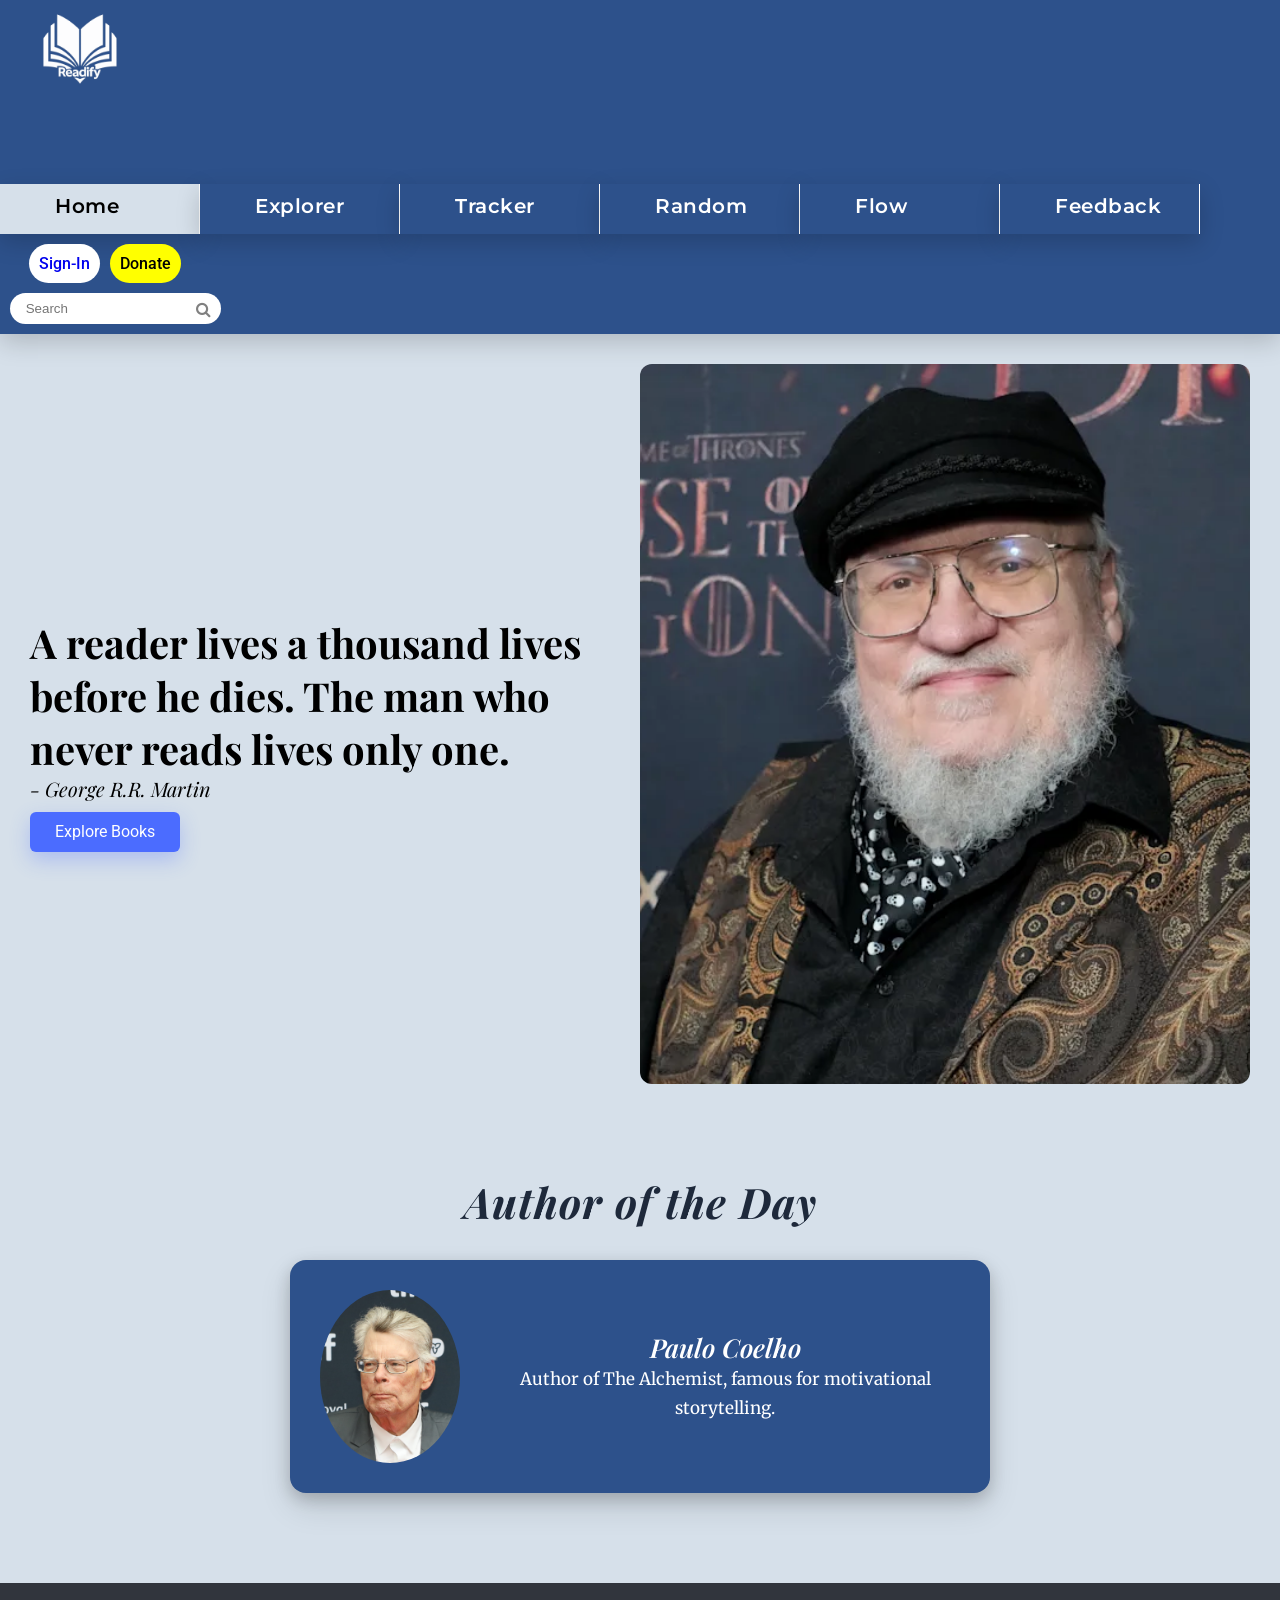
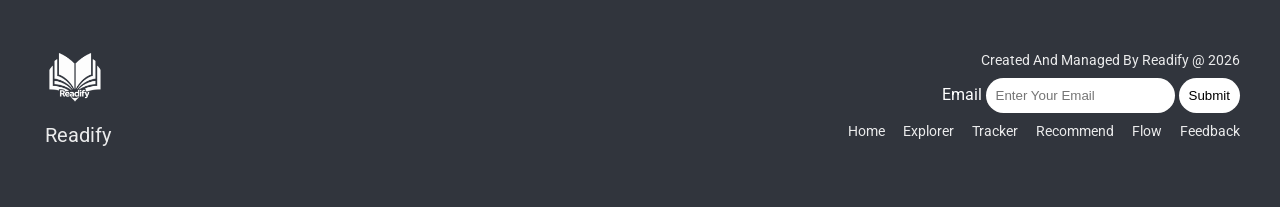
<file: index.html>
<!DOCTYPE html>
<html>
    <head>
        <meta charset="UTF-8">
        <meta name="viewport" content="width=device-width, initial-scale=1.0">
        <title>Readify</title>
        <link rel="icon" type="image/png" href="image/book.png">
        <link rel="stylesheet" href="style.css">
        <link rel="manifest" href="manifest.json">
        <link href="https://fonts.googleapis.com/css2?family=Montserrat:wght@500;600&family=Playfair+Display:wght@600;700&family=Merriweather:wght@400;700&family=Roboto:wght@400;500&display=swap" rel="stylesheet">
        <link rel="stylesheet" href="https://cdnjs.cloudflare.com/ajax/libs/font-awesome/4.7.0/css/font-awesome.min.css">
        <link rel="stylesheet" href="https://www.w3schools.com/w3css/5/w3.css">
       
    </head>

    <body>
        <!-- Navigation Bar -->
        <nav class="navbar">
            <div class="logo">
                <a href="index.html"><img src="image/logo2.png" alt="Website Logo" height="100px" width="100px" loading="lazy" decoding="async" ></a>
            </div>

            <div>
                <!-- Navigation Links in Button Formate -->
                <ul class="nav-links">
                    <li><a href="index.html" >Home</a></li>
                    <li><a href="Explorer/explorer.html" >Explorer</a></li>
                    <li><a href="Tracker/tracker.html" >Tracker</a></li>
                    <li><a href="Recommender/recommender.html" >Random</a></li>
                    <li><a href="Flow/flow.html" >Flow</a></li>
                    <li><a href="Feedback/feedback.html" >Feedback</a></li>
                </ul>
            </div>

            <!-- Right Side Content Sign-In, Donate Buttons and Search Box -->
            <div class="right-side">
                <div class="button">
                    <a href="#" id="openSignIn" class="login-button">Sign-In</a>
                    <a href="#" class="donate-button">Donate</a>
                </div>

                <div class="search-item">
                    <label for="search">
                        <input type="search" id="search" placeholder=" Search" class="search-box">
                    </label>
                    <i class="fa fa-search search-icon"></i>
                </div>
            </div>

            <!-- hamburger for mobile  -->
            <div class="hamburger" id="hamburger">
                <i class="fa fa-bars"></i>
            </div>
        </nav>

        <!-- Sign in pop up -->
        <div id="signInModal" class="modal">
            <div class="modal-content">
                <span class="close-btn" id="closeSignIn">&times;</span>
                <h2>Welcome To Readify Website</h2>

                <form id="signInForm">
                    <label for="signinEmail">Email</label>
                    <input type="email" id="signinEmail" placeholder="Enter Your Email" required>

                    <label for="signinPassword">Password</label>
                    <input type="password" id="signinPassword" placeholder="Enter Your Password" required>

                    <button type="submit" class="login-btn">Sign In</button>
                </form>
            </div>
        </div>

        <!-- hero section -->
        <section class="hero">
            <div class="hero-left">
                <h1 id="quote-text">Loading quote....</h1>
                <p id="quote-author"></p>
                <a href="Explorer/explorer.html">Explore Books</a>
            </div>

            <div class="hero-right" id="hero-image"></div>
          
        </section>
        <!-- AUTHOR OF THE DAY -->
        <section class="author-section">
            <h2>Author of the Day</h2>

            <div class="author-card">
                <img id="authorImg" src="image/author-image1.jpg" alt="Author Of The Day">
                <div>
                    <h3 id="authorName"></h3>
                    <p id="authorDesc"></p>
                </div>
            </div>
        </section>

        <!-- footer section -->
         <footer class="site-footer">
            <div class="footer-inner">
                <div class="footer-left">
                    <img src="image/logo2.png" alt="Readify Logo" class="footer-logo">
                    <div class="footer-brand">Readify</div>
                </div>

                <div class="footer-right">
                    <div class="footer-toptext">Created And Managed By Readify @ 2026</div>
                    <form class="footer-search" >
                        <label for="email">Email</label>
                        <input type="email" id="email" placeholder="Enter Your Email">
                        <button type="button" onclick="saveEmail()">Submit</button>
                        <p id="message"></p>
                    </form>

                    <nav class="footer-links">
                        <a href="index.html">Home</a>
                        <a href="Explorer/explorer.html">Explorer</a>
                        <a href="Tracker/tracker.html">Tracker</a>
                        <a href="Recommender/recommender.html">Recommend</a>
                        <a href="Flow/flow.html">Flow</a>
                        <a href="Feedback/feedback.html">Feedback</a>
                    </nav>
                </div>
            </div>
         </footer>

        <script>
            if ("serviceWorker" in navigator) {
                window.addEventListener("load", () => {
                    navigator.serviceWorker.register("./sw.js");
                 });
            }
            </script>



        

        
        


      

         

        <script src="script.js" defer></script>
        <script src="signin.js" defer></script>
    </body>
</html>
</file>
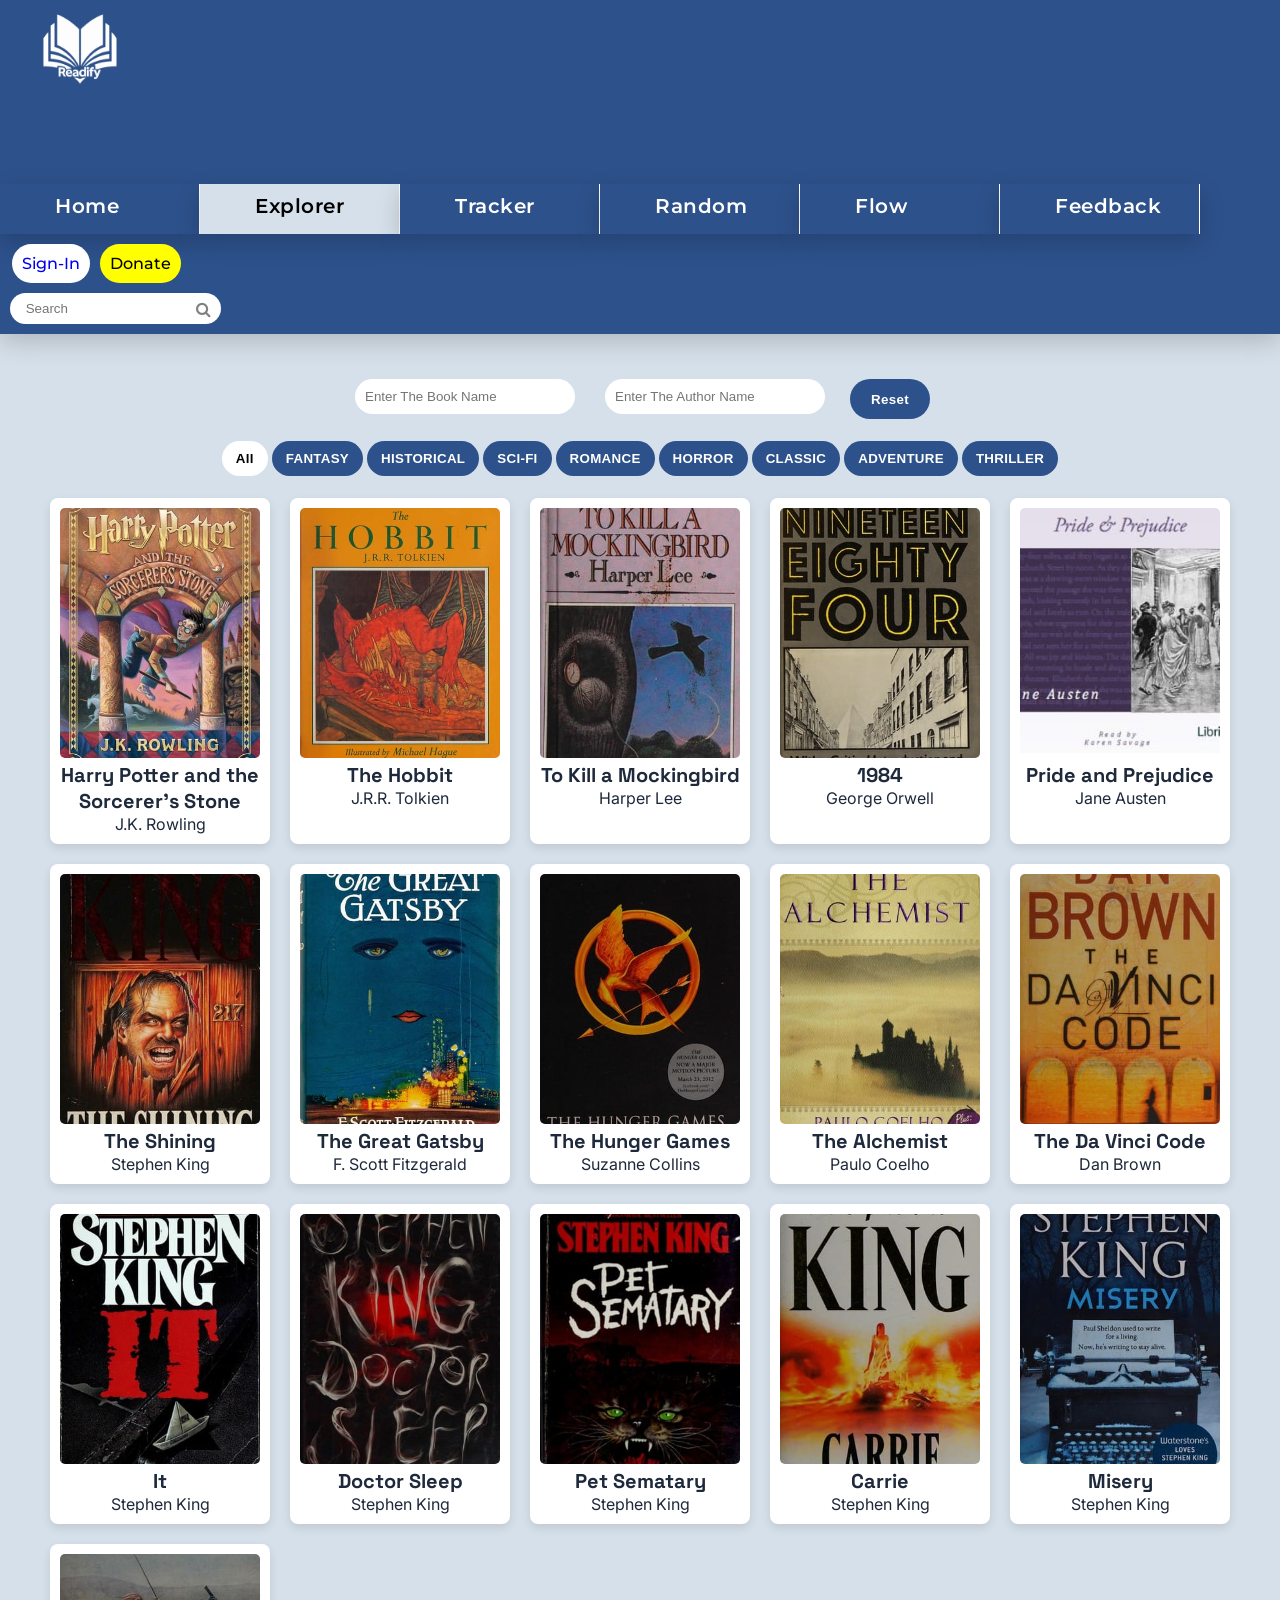
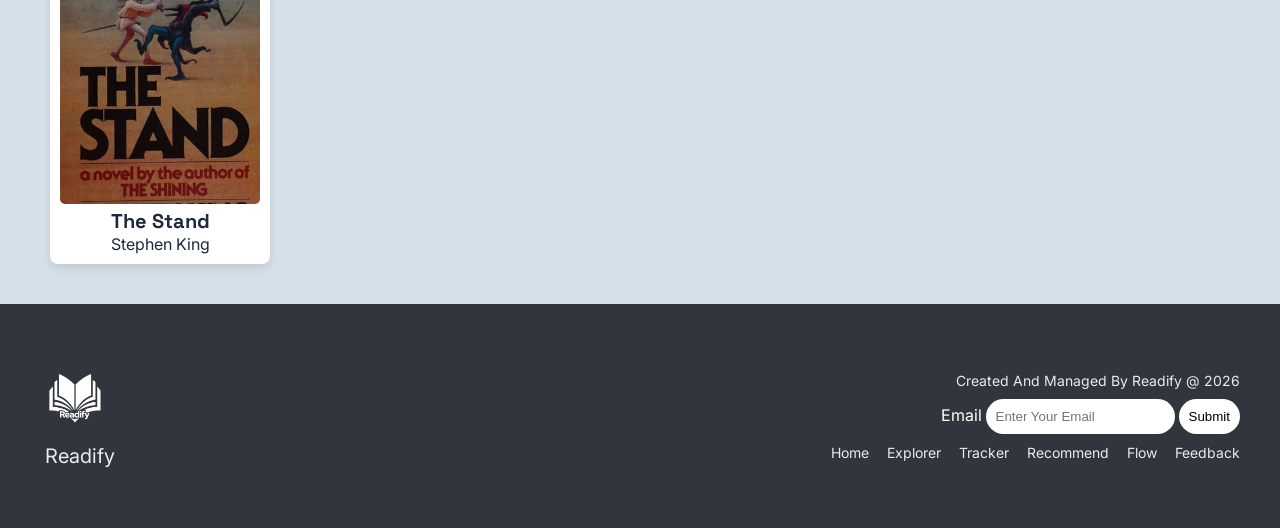
<file: Explorer/explorer.html>
<!DOCTYPE html>
<html>
    <head>
        <meta charset="UTF-8">
        <meta name="viewport" content="width=device-width, initial-scale=1.0">
        <title>Readify</title>
        <link rel="manifest" href="../manifest.json">
        <link rel="icon" type="image/png" href="../image/book.png">
        <link rel="stylesheet" href="style.css">
        <link rel="preconnect" href="https://fonts.googleapis.com">
        <link rel="preconnect" href="https://fonts.gstatic.com" crossorigin>
        <link href="https://fonts.googleapis.com/css2?family=Space+Grotesk:wght@400;600;700&family=Fraunces:opsz,wght@9..144,600;700&family=Inter:wght@400;500&display=swap" rel="stylesheet">
        <link href="https://fonts.googleapis.com/css2?family=Montserrat:wght@500;600&family=Playfair+Display:wght@600;700&family=Merriweather:wght@400;700&family=Roboto:wght@400;500&display=swap" rel="stylesheet">
        <link rel="stylesheet" href="https://cdnjs.cloudflare.com/ajax/libs/font-awesome/4.7.0/css/font-awesome.min.css">
        <link rel="stylesheet" href="https://www.w3schools.com/w3css/5/w3.css">
       
    </head>

    <body class="explorer-page">
        <!-- Navigation Bar -->
        <nav class="navbar">
            <div class="logo">
                <a href="../index.html"><img src="../image/logo2.png" alt="Website Logo" height="100px" width="100px" ></a>
            </div>

            <div>
                <!-- Navigation Links in Button Formate -->
                <ul class="nav-links">
                    <li><a href="../index.html" >Home</a></li>
                    <li><a href="explorer.html" >Explorer</a></li>
                    <li><a href="../Tracker/tracker.html" >Tracker</a></li>
                    <li><a href="../Recommender/recommender.html" >Random</a></li>
                    <li><a href="../Flow/flow.html" >Flow</a></li>
                    <li><a href="../Feedback/feedback.html" >Feedback</a></li>
                </ul>
            </div>

            <!-- Right Side Content Sign-In, Donate Buttons and Search Box -->
            <div class="right-side">
                <div class="button">
                    <a href="#" class="login-button">Sign-In</a>
                    <a href="#" class="donate-button">Donate</a>
                </div>

                <div class="search-item">
                    <input type="search" placeholder=" Search" class="search-box">
                    <a href="#"><i class="fa fa-search search-icon"></i></a>
                </div>
                
            </div>

            <!-- hamburger for mobile  -->
            <div class="hamburger" id="hamburger">
                <i class="fa fa-bars"></i>
            </div>
        </nav>

        <!-- Main Section -->
        <!-- Search section -->
        <main class="search-section">
            <div class="search-row">
                <input type="text" id="titleSearch" placeholder="Enter The Book Name">
                <input type="text" id="authorSearch" placeholder="Enter The Author Name">
                <button type="reset" id="resetBtn">Reset</button>
                
            </div>

            <!--genre section  -->
            <div class="genre-buttons" id="genreButtons"></div>

            <!-- book card  -->
            <section id="bookContainer" class="book-container"></section>


            <!-- modal -->

            <div id="bookModal" class="modal">
                <div class="modal-content">
                    <span id="closeModal">&times;</span>

                    <h2 id="modalTitle"></h2>
                    <p id="modalSynopsis"></p>

                    <h3>Prequels/ Sequels</h3>
                    <ul id="modalSeries"></ul>

                    <h3>Rating & Reviews</h3>
                    <table>
                        <thead>
                            <tr>
                                <th>User</th>
                                <th>Ratings</th>
                                <th>Comment</th>
                            </tr>
                        </thead>
                        <tbody id="modalRatings"></tbody>
                    </table>
                </div>
            </div>
        </main>
     


        <!-- footer section -->
         <footer class="site-footer">
            <div class="footer-inner">
                <div class="footer-left">
                    <img src="../image/logo2.png" alt="Readify Logo" class="footer-logo">
                    <div class="footer-brand">Readify</div>
                </div>

                <div class="footer-right">
                    <div class="footer-toptext">Created And Managed By Readify @ 2026</div>
                    <form class="footer-search" id="newsletterForm">
                        <label for="email">Email</label>
                        <input type="email" id="email" placeholder="Enter Your Email">
                        <button type="button" onclick="saveEmail()">Submit</button>
                        <p id="message"></p>
                    </form>

                   <nav class="footer-links">
                        <a href="../index.html">Home</a>
                        <a href="explorer.html">Explorer</a>
                        <a href="../Tracker/tracker.html">Tracker</a>
                        <a href="../Recommender/recommender.html">Recommend</a>
                        <a href="../Flow/flow.html">Flow</a>
                        <a href="../Feedback/feedback.html">Feedback</a>
                    </nav>
                </div>
            </div>
         </footer>
        
        
        


      

         

        <script src="script.js" defer></script>
        <script src="../signin.js" defer></script>
    </body>
</html>
</file>
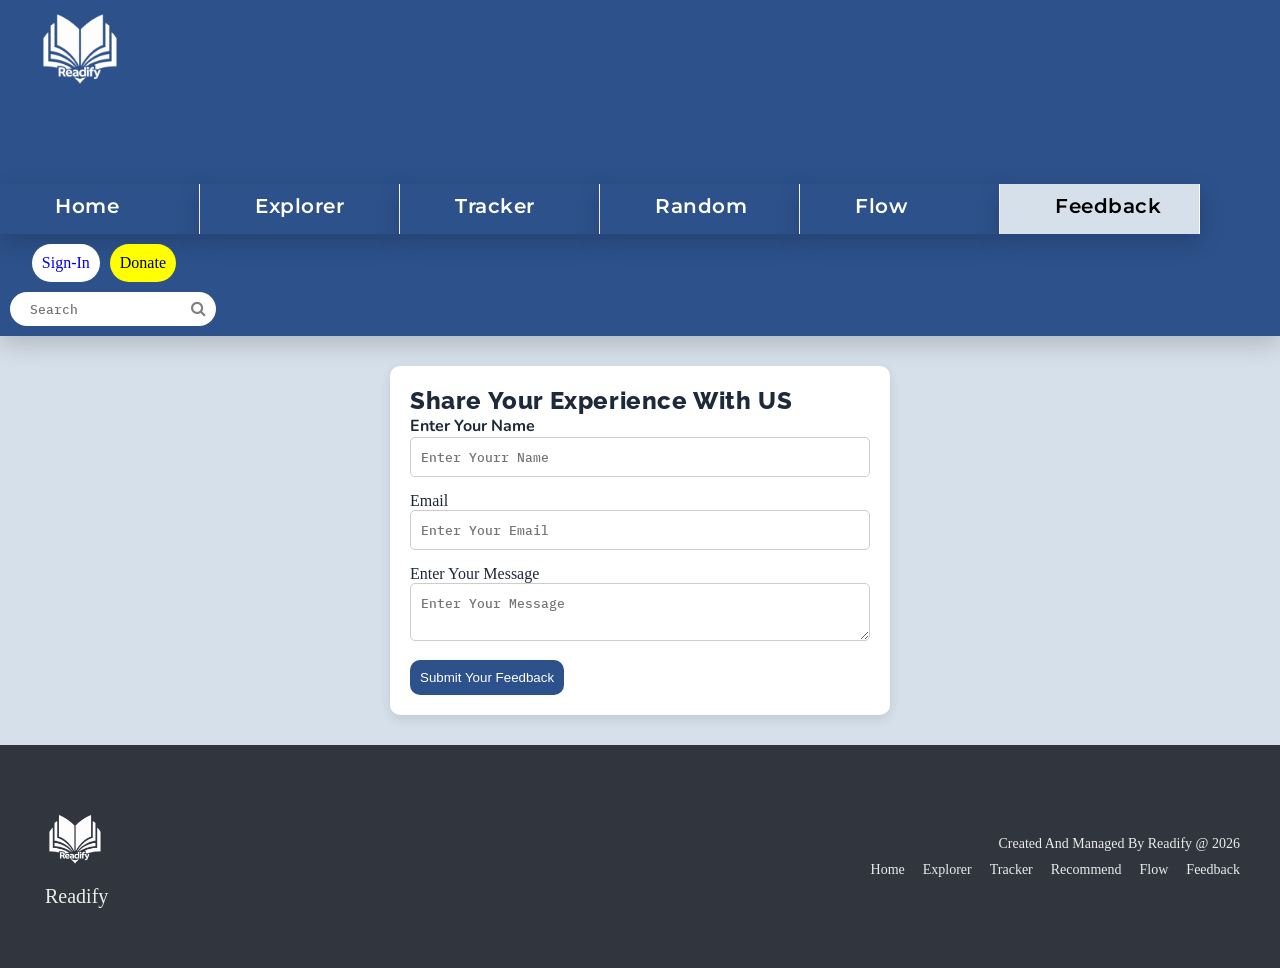
<file: Feedback/feedback.html>
<!DOCTYPE html>
<html>
    <head>
        <meta charset="UTF-8">
        <meta name="viewport" content="width=device-width, initial-scale=1.0">
        <title>Readify</title>
        <link rel="manifest" href="../manifest.json">
        <link rel="icon" type="image/png" href="../image/book.png" height="150px" width="150px">
        <link rel="stylesheet" href="style.css">
        <link rel="preconnect" href="https://fonts.googleapis.com">
        <link rel="preconnect" href="https://fonts.gstatic.com" crossorigin>
        <link href="https://fonts.googleapis.com/css2?family=Raleway:wght@600;700;800&family=Nunito:wght@400;600;700&family=IBM+Plex+Mono:wght@500;700&display=swap" rel="stylesheet">
        <link href="https://fonts.googleapis.com/css2?family=Montserrat:wght@500;600&family=Playfair+Display:wght@600;700&family=Merriweather:wght@400;700&family=Roboto:wght@400;500&display=swap" rel="stylesheet">
        <link rel="stylesheet" href="https://cdnjs.cloudflare.com/ajax/libs/font-awesome/4.7.0/css/font-awesome.min.css">
        <link rel="stylesheet" href="https://www.w3schools.com/w3css/5/w3.css">
       
    </head>

    <body>
        <!-- Navigation Bar -->
        <nav class="navbar">
            <div class="logo">
                <a href="../index.html"><img src="../image/logo2.png" alt="Website Logo" height="100px" width="100px" ></a>
            </div>
            </div>

            <div>
                <!-- Navigation Links in Button Formate -->
                <ul class="nav-links">
                    <li><a href="../index.html" >Home</a></li>
                    <li><a href="../Explorer/explorer.html" >Explorer</a></li>
                    <li><a href="../Tracker/tracker.html" >Tracker</a></li>
                    <li><a href="../Recommender/recommender.html" >Random</a></li>
                    <li><a href="../Flow/flow.html" >Flow</a></li>
                    <li><a href="feedback.html" >Feedback</a></li>
                </ul>
            </div>

            <!-- Right Side Content Sign-In, Donate Buttons and Search Box -->
            <div class="right-side">
                <div class="button">
                    <a href="#" class="login-button">Sign-In</a>
                    <a href="#" class="donate-button">Donate</a>
                </div>

                <div class="search-item">
                    <input type="search" placeholder=" Search" class="search-box">
                    <a href="#"><i class="fa fa-search search-icon"></i></a>
                </div>
                
                
            </div>

            <!-- hamburger for mobile  -->
            <div class="hamburger" id="hamburger">
                <i class="fa fa-bars"></i>
            </div>
        </nav>

        <!-- main function  -->
        <main class="feedback-section">
            <h2>Share Your Experience With US</h2>

            <!-- Main Form Section -->
            <form id="feedbackForm">
                <!-- name section -->
                <label>Enter Your Name</label>
                <input type="text" id="name" placeholder="Enter Yourr Name">

                <!-- email section -->
                 <lable>Email</lable>
                 <input type="email" id="feedbackemail" placeholder="Enter Your Email">

                <!-- message textarea -->
                 <lable>Enter Your Message</lable>
                 <textarea id="feedbackmessage" placeholder="Enter Your Message" ></textarea>

                 <button type="submit">Submit Your Feedback</button>
            </form>

            <p id="confirmationMsg"></p>
        </main>
    

        <!-- footer section -->
         <footer class="site-footer">
            <div class="footer-inner">
                <div class="footer-left">
                    <img src="../image/logo2.png" alt="Readify Logo" class="footer-logo">
                    <div class="footer-brand">Readify</div>
                </div>

                <div class="footer-right">
                    <div class="footer-toptext">Created And Managed By Readify @ 2026</div>
                    <nav class="footer-links">
                        <a href="../index.html">Home</a>
                        <a href="../Explorer/explorer.html">Explorer</a>
                        <a href="../Tracker/tracker.html">Tracker</a>
                        <a href="../Recommender/recommender.html">Recommend</a>
                        <a href="../Flow/flow.html">Flow</a>
                        <a href="feedback.html">Feedback</a>
                    </nav>
                </div>
            </div>
         </footer>
    
        
        
        


      

         

        <script src="script.js" defer></script>
        <script src="../signin.js" defer></script>
    </body>
</html>
</file>
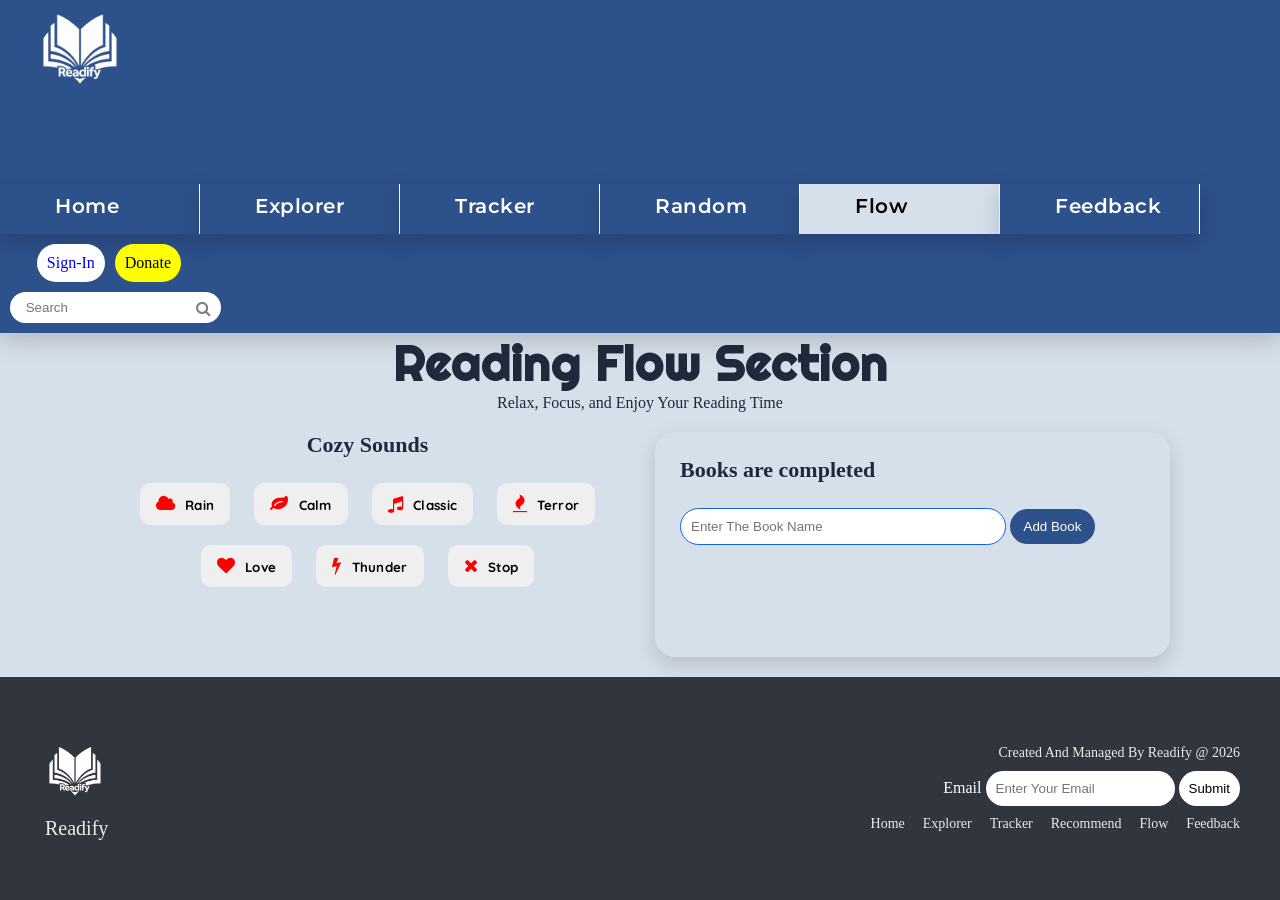
<file: Flow/flow.html>
<!DOCTYPE html>
<html>
    <head>
        <meta charset="UTF-8">
        <meta name="viewport" content="width=device-width, initial-scale=1.0">
        <title>Readify</title>
        <link rel="icon" type="image/png" href="../image/book.png" height="150px" width="150px">
        <link rel="stylesheet" href="style.css">
        <link rel="manifest" href="../manifest.json">
        <link rel="preconnect" href="https://fonts.googleapis.com">
        <link rel="preconnect" href="https://fonts.gstatic.com" crossorigin>
        <link href="https://fonts.googleapis.com/css2?family=Righteous&family=Quicksand:wght@400;500;600;700&family=Space+Mono:wght@400;700&display=swap" rel="stylesheet">
        <link href="https://fonts.googleapis.com/css2?family=Montserrat:wght@500;600&family=Playfair+Display:wght@600;700&family=Merriweather:wght@400;700&family=Roboto:wght@400;500&display=swap" rel="stylesheet">
        <link rel="stylesheet" href="https://cdnjs.cloudflare.com/ajax/libs/font-awesome/4.7.0/css/font-awesome.min.css">
        <link rel="stylesheet" href="https://www.w3schools.com/w3css/5/w3.css">
       
    </head>

    <body>
        <!-- Navigation Bar -->
        <nav class="navbar">
            <div class="logo">
                <a href="../index.html"><img src="../image/logo2.png" alt="Website Logo" height="100px" width="100px" ></a>
            </div>

            <div>
                <!-- Navigation Links in Button Formate -->
                <ul class="nav-links">
                    <li><a href="../index.html" >Home</a></li>
                    <li><a href="../Explorer/explorer.html" >Explorer</a></li>
                    <li><a href="../Tracker/tracker.html" >Tracker</a></li>
                    <li><a href="../Recommender/recommender.html" >Random</a></li>
                    <li><a href="flow.html" >Flow</a></li>
                    <li><a href="../Feedback/feedback.html" >Feedback</a></li>
                </ul>
            </div>

            <!-- Right Side Content Sign-In, Donate Buttons and Search Box -->
            <div class="right-side">
                <div class="button">
                    <a href="#" class="login-button">Sign-In</a>
                    <a href="#" class="donate-button">Donate</a>
                </div>

                <div class="search-item">
                    <input type="search" placeholder=" Search" class="search-box">
                    <a href="#"><i class="fa fa-search search-icon"></i></a>
                </div>
                
                
            </div>

            <!-- hamburger for mobile  -->
            <div class="hamburger" id="hamburger">
                <i class="fa fa-bars"></i>
            </div>
        </nav>

       <!-- Main Flow Section -->
        <header>
            <h1>Reading Flow Section</h1>
            <p>Relax, Focus, and Enjoy Your Reading Time</p>
        </header>

        <main class="flow-container">
            <section class="sounds">
                <h2>Cozy Sounds</h2>

                <!-- Icons -->
                <button type="button" onclick="playSound('rain')"><i class="fa fa-cloud fa-3x"></i>Rain</button>
                <button type="button" onclick="playSound('calm')"><i class="fa fa-leaf fa-3x"></i>Calm</button>
                <button type="button" onclick="playSound('classic')"><i class="fa fa-music fa-3x"></i>Classic</button>
                <button type="button" onclick="playSound('terror')"><i class="fa fa-fire fa-3x"></i>Terror</button>
                <button type="button" onclick="playSound('love')"><i class="fa fa-heart fa-3x"></i>Love</button>
                <button type="button" onclick="playSound('thunder')"><i class="fa fa-bolt fa-3x"></i>Thunder</button>
                <button type="button" onclick="stopSound()"><i class="fa fa-times fa-3x"></i>Stop</button>

                <!-- sounds -->
                <audio id="rain" src="../Flow/Sounds/rain.mp3"></audio>
                <audio id="calm" src="../Flow/Sounds/calm.mp3"></audio>
                <audio id="classic" src="../Flow/Sounds/classic.mp3"></audio>
                <audio id="terror" src="../Flow/Sounds/terror.mp3"></audio>
                <audio id="love" src="../Flow/Sounds/love.mp3"></audio>
                <audio id="thunder" src="../Flow/Sounds/thunder.mp3"></audio>
            </section>

            <!-- Book Section -->
             <section class="search">
                <h2>Books are completed</h2>
                <input type="text" id="titleSearch" placeholder="Enter The Book Name">
                <button onclick="addBook()">Add Book</button>

                <ul id="bookList"></ul>
             </section>
        </main>

        <!-- footer section -->
         <footer class="site-footer">
            <div class="footer-inner">
                <div class="footer-left">
                    <img src="../image/logo2.png" alt="Readify Logo" class="footer-logo">
                    <div class="footer-brand">Readify</div>
                </div>

                <div class="footer-right">
                    <div class="footer-toptext">Created And Managed By Readify @ 2026</div>
                    <form class="footer-search" id="newsletterForm">
                        <label for="email">Email</label>
                        <input type="email" id="email" placeholder="Enter Your Email">
                        <button type="button" onclick="saveEmail()">Submit</button>
                        <p id="message"></p>
                    </form>

                    <nav class="footer-links">
                        <a href="../index.html">Home</a>
                        <a href="../Explorer/explorer.html">Explorer</a>
                        <a href="../Tracker/tracker.html">Tracker</a>
                        <a href="../Recommender/recommender.html">Recommend</a>
                        <a href="flow.html">Flow</a>
                        <a href="../Feedback/feedback.html">Feedback</a>
                    </nav>
                </div>
            </div>
         </footer>
        
        
        


      

         

        <script src="script.js" defer></script>
        <script src="../signin.js" defer></script>
    </body>
</html>
</file>
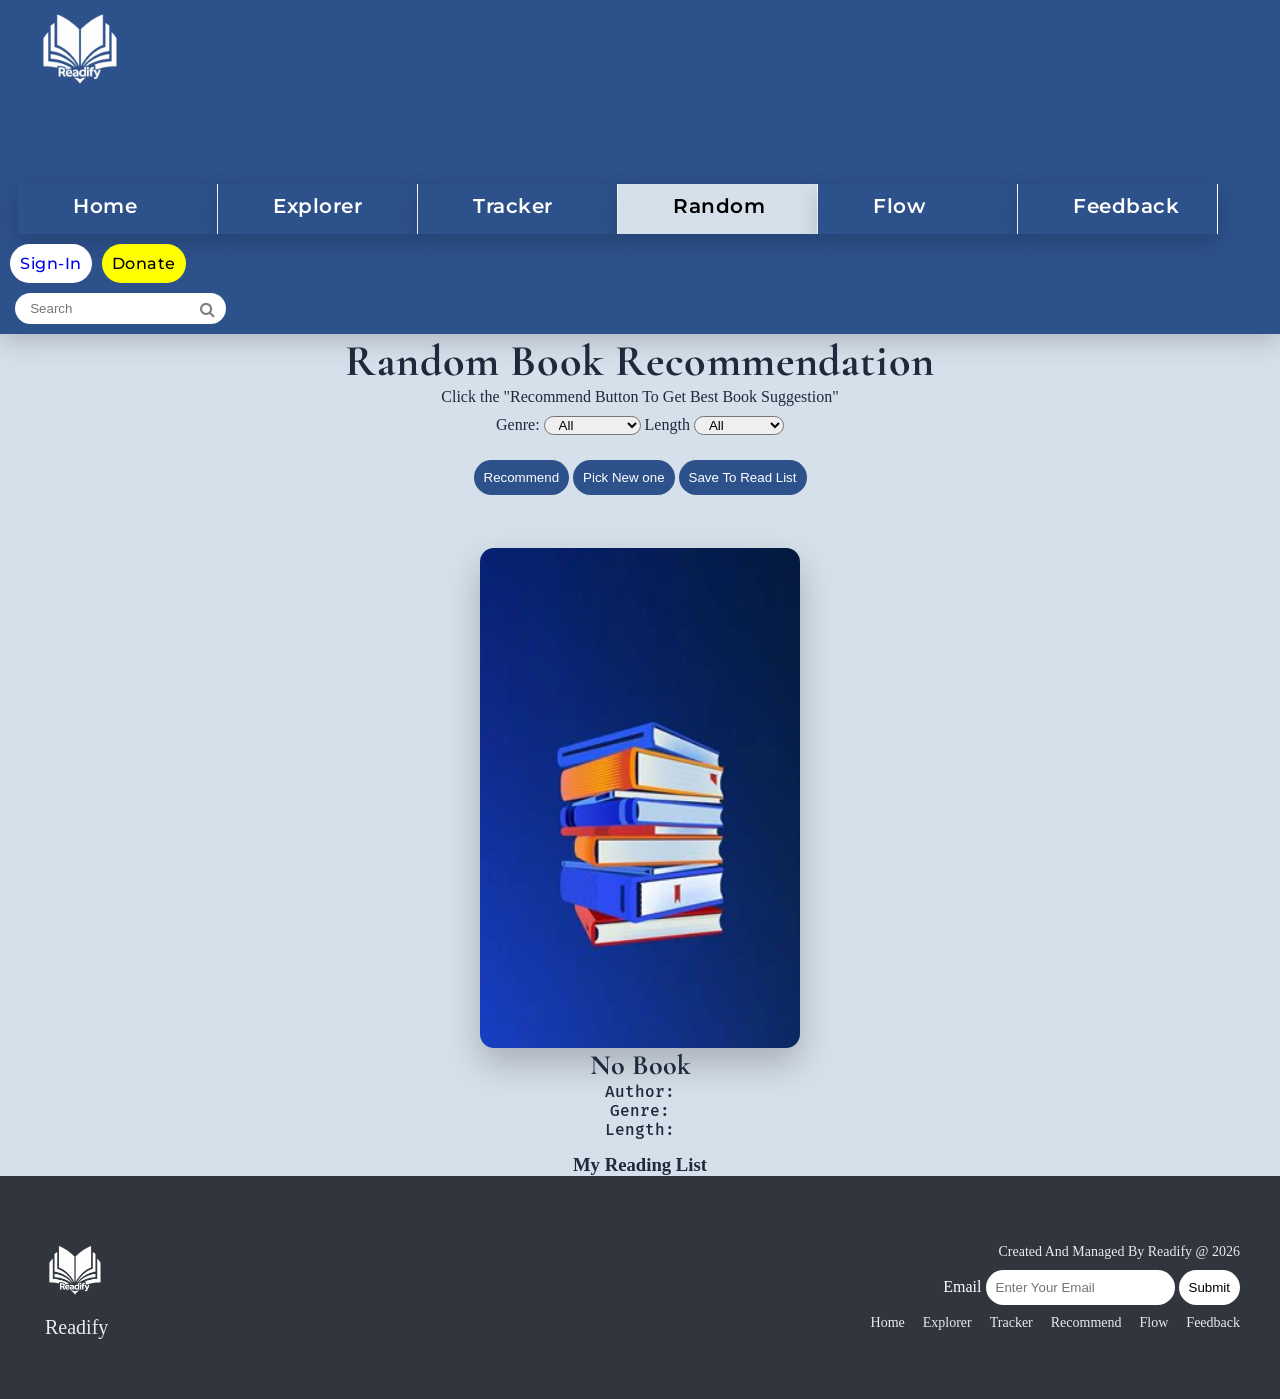
<file: Recommender/recommender.html>
<!DOCTYPE html>
<html>
    <head>
        <meta charset="UTF-8">
        <meta name="viewport" content="width=device-width, initial-scale=1.0">
        <title>Readify</title>
        <link rel="icon" type="image/png" href="../image/book.png" height="150px" width="150px">
        <link rel="stylesheet" href="style.css">
        <link rel="manifest" href="../manifest.json">
        <link href="https://fonts.googleapis.com/css2?family=Montserrat:wght@500;600&family=Playfair+Display:wght@600;700&family=Merriweather:wght@400;700&family=Roboto:wght@400;500&display=swap" rel="stylesheet">
        <link rel="stylesheet" href="https://www.w3schools.com/w3css/5/w3.css">
        <link rel="preconnect" href="https://fonts.googleapis.com">
        <link rel="preconnect" href="https://fonts.gstatic.com" crossorigin>
        <link href="https://fonts.googleapis.com/css2?family=Kanit:wght@500;600;700&family=Cormorant+Garamond:wght@600;700&family=Fira+Sans:wght@400;500;600&family=Fira+Mono:wght@400;500&display=swap" rel="stylesheet">
        <link rel="stylesheet" href="https://cdnjs.cloudflare.com/ajax/libs/font-awesome/4.7.0/css/font-awesome.min.css">
        <link rel="stylesheet" href="https://www.w3schools.com/w3css/5/w3.css">
       
    </head>

    <body>
        <!-- Navigation Bar -->
        <nav class="navbar">
            <div class="logo">
                <a href="../index.html"><img src="../image/logo2.png" alt="Website Logo" height="100px" width="100px" ></a>
            </div>
            </div>

            <div>
                <!-- Navigation Links in Button Formate -->
                <ul class="nav-links">
                    <li><a href="../index.html" >Home</a></li>
                    <li><a href="../Explorer/explorer.html" >Explorer</a></li>
                    <li><a href="../Tracker/tracker.html" >Tracker</a></li>
                    <li><a href="recommender.html" >Random</a></li>
                    <li><a href="../Flow/flow.html" >Flow</a></li>
                    <li><a href="../Feedback/feedback.html" >Feedback</a></li>
                </ul>
            </div>

            <!-- Right Side Content Sign-In, Donate Buttons and Search Box -->
            <div class="right-side">
                <div class="button">
                    <a href="#" id="openSignIn" class="login-button">Sign-In</a>
                    <a href="#" class="donate-button">Donate</a>
                </div>

                <div class="search-item">
                    <input type="search" placeholder=" Search" class="search-box">
                    <a href="#"><i class="fa fa-search search-icon"></i></a>
                </div>
                
                
            </div>

            <!-- hamburger for mobile  -->
            <div class="hamburger" id="hamburger">
                <i class="fa fa-bars"></i>
            </div>
        </nav>

        <!-- main recommender section -->
        <main > 
            <h2>Random Book Recommendation</h2>
            <p>Click the "Recommend Button To Get Best Book Suggestion"</p>

            <!-- Filter Section -->
             <div class="filters">
                <label>Genre:</label>
                <select id="genre">
                    <option value="all">All</option>
                    <option value="fiction">fiction</option>
                    <option value="fantasy">Fantasy</option>
                    <option value="sci-fi">Sci-Fi</option>
                    <option value="self-help">Self-Help</option>
                </select>


                <label>Length</label>
                <select id="length">
                    <option value="all">All</option>
                    <option value="short">Short</option>
                    <option value="medium">Medium</option>
                    <option value="long">Long</option>
                </select>
             </div>

             <!-- Buttons in recommendation -->
              <div class="buttons">
                <button onclick="recommendBook()">Recommend</button>
                <button onclick="pickAgain()">Pick New one</button>
                <button onclick="saveToReadingList()">Save To Read List</button>
              </div>

              <p id="msg" class="msg"></p>

            <!-- Recommendation Card -->
              <div id="card" class=" card">
                <img id="bookImage" src="../image/Recommend_book/R_image1.webp" alt="Book Image" class="cover">
                
                <h3 id="bookTitle">No Book</h3>
                <p id="bookAuthor">Author: </p>
                <p id="bookGenre">Genre: </p>
                <p id="bookLength">Length: </p>
              </div>

              <h3>My Reading List</h3>
              <ul id="readingList"></ul>
        </main>

        <!-- footer section -->
         <footer class="site-footer">
            <div class="footer-inner">
                <div class="footer-left">
                    <img src="../image/logo2.png" alt="Readify Logo" class="footer-logo">
                    <div class="footer-brand">Readify</div>
                </div>

                <div class="footer-right">
                    <div class="footer-toptext">Created And Managed By Readify @ 2026</div>
                    <form class="footer-search" id="newsletterForm">
                        <label for="email">Email</label>
                        <input type="email" id="email" placeholder="Enter Your Email">
                        <button type="button" onclick="saveEmail()">Submit</button>
                        <p id="message"></p>
                    </form>

                    <nav class="footer-links">
                        <a href="../index.html">Home</a>
                        <a href="../Explorer/explorer.html">Explorer</a>
                        <a href="../Tracker/tracker.html">Tracker</a>
                        <a href="recommender.html">Recommend</a>
                        <a href="../Flow/flow.html">Flow</a>
                        <a href="../Feedback/feedback.html">Feedback</a>
                    </nav>
                </div>
            </div>
         </footer>


        <script src="script.js" defer></script>
        <script src="../signin.js" defer></script>
    </body>
</html>
</file>
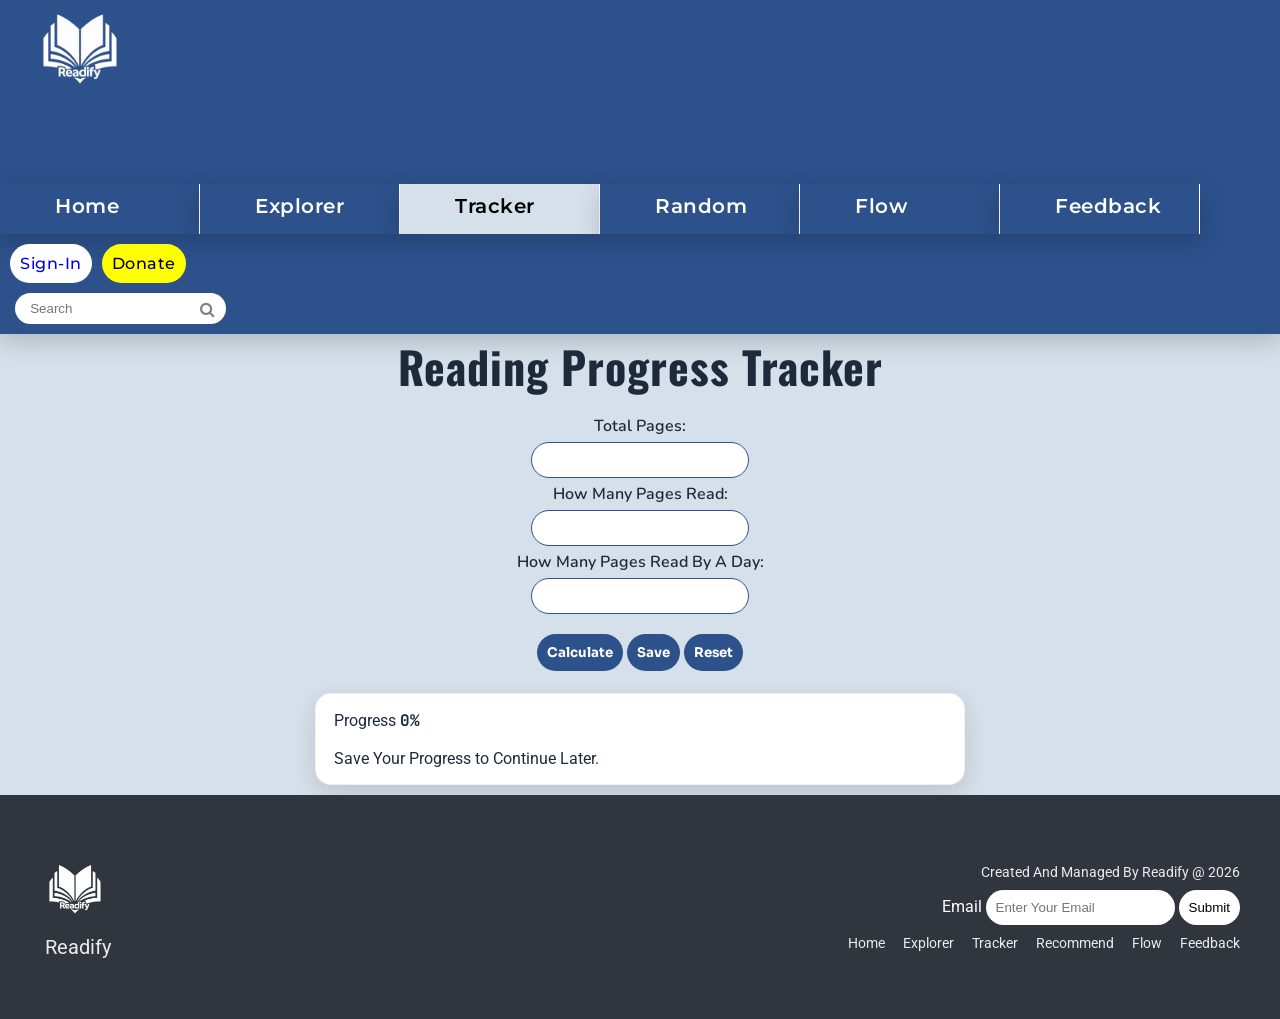
<file: Tracker/tracker.html>
<!DOCTYPE html>
<html>
    <head>
        <meta charset="UTF-8">
        <meta name="viewport" content="width=device-width, initial-scale=1.0">
        <title>Readify</title>
        <link rel="icon" type="image/png" href="../image/book.png" height="150px" width="150px" loading="lazy" decoding="async">
        <link rel="stylesheet" href="style.css">
        <link rel="manifest" href="../manifest.json">
        <link href="https://fonts.googleapis.com/css2?family=Montserrat:wght@500;600&family=Playfair+Display:wght@600;700&family=Merriweather:wght@400;700&family=Roboto:wght@400;500&display=swap" rel="stylesheet">
        <link rel="preconnect" href="https://fonts.googleapis.com">
        <link rel="preconnect" href="https://fonts.gstatic.com" crossorigin>
        <link href="https://fonts.googleapis.com/css2?family=Sora:wght@500;600;700&family=Oswald:wght@500;600;700&family=Nunito:wght@400;500;600&family=JetBrains+Mono:wght@500;700&display=swap" rel="stylesheet">
        <link rel="stylesheet" href="https://cdnjs.cloudflare.com/ajax/libs/font-awesome/4.7.0/css/font-awesome.min.css">
        <link rel="stylesheet" href="https://www.w3schools.com/w3css/5/w3.css">
       
    </head>

    <body>
        <!-- Navigation Bar -->
        <nav class="navbar">
            <div class="logo">
                <a href="../index.html"><img src="../image/logo2.png" alt="Website Logo" height="100px" width="100px" loading="lazy" decoding="async"></a>
            </div>

            <div>
                <!-- Navigation Links in Button Formate -->
                <ul class="nav-links">
                    <li><a href="../index.html" >Home</a></li>
                    <li><a href="../Explorer/explorer.html" >Explorer</a></li>
                    <li><a href="tracker.html" >Tracker</a></li>
                    <li><a href="../Recommender/recommender.html" >Random</a></li>
                    <li><a href="../Flow/flow.html" >Flow</a></li>
                    <li><a href="../Feedback/feedback.html" >Feedback</a></li>
                </ul>
            </div>

            <!-- Right Side Content Sign-In, Donate Buttons and Search Box -->
            <div class="right-side">
                <div class="button">
                    <a href="#" class="login-button">Sign-In</a>
                    <a href="#" class="donate-button">Donate</a>
                </div>

                <div class="search-item">
                    <input type="search" placeholder=" Search" class="search-box">
                    <a href="#"><i class="fa fa-search search-icon"></i></a>
                </div>

                
                
                
            </div>

            <!-- hamburger for mobile  -->
            <div class="hamburger" id="hamburger">
                <i class="fa fa-bars"></i>
            </div>
        </nav>

        <!-- Tracker Section -->
         <main>
            <h2>Reading Progress Tracker</h2>

            
            


            <!-- Data Input Section -->

            <label for="totalPages">Total Pages: </label><br>
            <input type="number" id="totalPages"><br>

            <lable for="pagesRead">How Many Pages Read: </lable><br>
            <input type="number" id="pagesRead"><br>

            <label for="speed">How Many Pages Read By A Day: </label><br>
            <input type="number" id="speed"><br>


            <!-- Button Section -->
             <button type="button" class="book-button" onclick="calculate()">Calculate</button>
             <button type="button" class="book-button" onclick="saveData()">Save</button>
             <button type="button" class="book-button" onclick="resetInputs()">Reset</button>


             <!-- Output -->
             <h3 id="result"></h3> 

             <!-- Progress Bar -->
             <div class="progress-wrap">
                <div class="progreess-head">
                    <span>Progress</span>
                    <span id="progressText">0%</span>
                </div>

                <div class="progress-box">
                    <div class="progress-bar" id="progressBar"></div>
                </div>

                <p class="progress-note">Save Your Progress to Continue Later.</p>
             </div>

         </main>

        


        <!-- footer section -->
         <footer class="site-footer">
            <div class="footer-inner">
                <div class="footer-left">
                    <img src="../image/logo2.png" alt="Readify Logo" class="footer-logo">
                    <div class="footer-brand">Readify</div>
                </div>

                <div class="footer-right">
                    <div class="footer-toptext">Created And Managed By Readify @ 2026</div>
                    <form class="footer-search" id="newsletterForm">
                        <label for="email">Email</label>
                        <input type="email" id="email" placeholder="Enter Your Email">
                        <button type="button" onclick="saveEmail()">Submit</button>
                        <p id="message"></p>
                    </form>

                    <nav class="footer-links">
                        <a href="../index.html">Home</a>
                        <a href="../Explorer/explorer.html">Explorer</a>
                        <a href="tracker.html">Tracker</a>
                        <a href="../Recommender/recommender.html">Recommend</a>
                        <a href="../Flow/flow.html">Flow</a>
                        <a href="../Feedback/feedback.html">Feedback</a>
                    </nav>
                </div>
            </div>
         </footer>
        
        
        


      

         

        <script src="script.js" defer></script>
        <script src="../signin.js" defer></script>
    </body>
</html>
</file>
<file: style.css>
*{
    margin: 0px;
    padding: 0px;
    box-sizing: border-box;
    
    
}

.navbar{
    display: flex;
    justify-content: space-between;
    padding: 15px 40px;
    background-color: #2d518b;
    align-items: center;
    padding: 0px;
    flex-wrap: wrap;
    box-shadow: 0 8px 24px rgba(0, 0, 0, 0.18);
}

.navbar .logo{
    max-width: 100px;
    margin-left: 30px;
}

.nav-links{
    display: flex;
    list-style: none;
    margin-top: 20px;
}

.nav-links li{
    margin-top: 50px;
}

.nav-links a{
    text-decoration: none;
    color: black;
    font-weight: 600;
    margin-top: 10px;
}

.nav-links a:hover{
    background-color: #1362eb;
}

.nav-links a:active{
    color: black;
    background-color: #d6e0ea;
}


.nav-links a.active{
    color: black;
    background-color: #d6e0ea;

}

.nav-links li a{
  font-family: 'Montserrat', sans-serif;
  letter-spacing: 0.5px;
}

.nav-links li a{
    width: 100%;
    display: inline-block;
    padding: 10px 55px;
    width: 200px;
    height: 50px;
    border-top: none;
    color: white;
    font-size: 20px;
    background-color: #2d518b; 
     /* #2d518b */
    border-right: 1px solid white;
    border-left: none;
    border-bottom: none;
    transition: 0.3s;
    box-shadow: 0 8px 24px rgba(0, 0, 0, 0.18);
}


.right-side{
    display: flex;
    flex-direction: column;
    align-items: flex-end;
    gap: 10px;
    margin: 10px;
}

.button{
    margin-right: 40px;
    display: flex;
    gap: 10px;
    font-weight: 500;
    transition: 0.3s;
}

.login-button{
    background-color: white;
    display: inline-block;
    text-decoration: none;
    border: none;
    border-radius: 30px;
    padding: 10px;
    cursor: pointer;
}

.login-button:hover{
    background-color: wheat;
    text-decoration: underline;
}

.donate-button{
    background-color: yellow;
    border: none;
    display: inline-block;
    text-decoration: none;
    border-radius: 30px;
    color: black;
    padding: 10px;
    cursor: pointer;
    
}

.donate-button:hover{
    background-color:  rgb(255, 183, 48) ;
    text-decoration: none;
}


.search-item{
    position: relative;
}

.search-box{
    padding: 8px 30px 8px 12px;
    border-radius: 20px;
    border: none;
}

.search-icon{
    position: absolute;
    right: 10px;
    top: 8px;
    color: gray;
}

body {
  background-color: #d6e0ea;
  color: #1e293b;
  font-family: 'Roboto', Arial, sans-serif;
}



/* Sign In Pop Up */

.modal{
    display: none;
    position: fixed;
    left: 0;
    z-index: 2000;
    top: 0;
    width: 100%;
    height: 100%;
    background-color: rgba(0, 0, 0, 0.6);
    justify-content: center;
    align-items: center;
    padding: 20px;
}

.modal-content{
    background-color: #fff;
    width: 360px;
    max-width: 100%;
    padding: 28px 24px;
    border-radius: 20px;
    box-shadow: 0 10px 30px rgba(0, 0, 0, 0.25);
    animation: pop 0.25s ease;
    text-align: center; 
    position: relative;
}

@keyframes pop{
    from {transform: scale(0.85); opacity: 0;}
    to {transform: scale(1); opacity: 1;}
}

.close-btn{
    float: right;
    font-size: 24px;
    cursor: pointer;
    font-weight: bold;
    color: black;
}

.modal-content lable{
    display: block;
    text-align: left;
    margin: 12px 0 6px;
    font-weight: 600;
}

.modal-content input{
    width: 100%;
    padding: 10px;
    border-radius: 8px;
    border: 1px solid #ccc;
    outline: none;
}

.modal-content input:focus{
    border-color: #2d518b;
}

.login-btn{
    width: 100%;
    margin-top: 14px;
    padding: 10px;
    border: none;
    border-radius: 10px;
    background-color: #2d518b;
    color: white;
    cursor: pointer;
    font-weight: 700;
}

.login-btn:hover{
    background: #1e3b66;
}




/* hero section  */
.hero{
    display: grid;
    grid-template-columns: 1fr 1fr;
    min-height: 80vh;
    margin: 30px;
    
}

.hero-left{
    display: flex;
    flex-direction: column;
    justify-content: center;
    color: rgb(0, 0, 0);
}

.hero-left h1{
    font-size: 40px;
    margin-top: 20px;
    font-family: 'Playfair Display', serif;
    font-weight: 700;
}

.hero-left p{
    font-size: 20px;
    color:rgb(0, 0, 0);
    margin-bottom: 10px;
    font-family: 'Playfair Display', serif;
    font-style: italic;


}

.hero .hero-left a{
    width: 150px;
    height: 40px;
    text-align: center;
    padding-top: 10px;
    border: none;
    text-decoration: none;
    background: #4b6cff;
    color: white;
    border-radius: 6px;
    cursor: pointer;
    box-shadow: 0 8px 20px rgba(75, 108, 255, 0.3);
}

.hero-left button a{
    text-decoration: none;

}

.hero-right{
    background-size: cover;
    transition: opacity 0.8s ease-in-out;
    opacity: 1;
    background-position: center;
    border-radius: 12px;
}

.hero-right.fade-out{
  opacity: 0;
  transform: scale(1.03);
}

#quote-text, #quote-author{
  transition: opacity 0.6s ease, transform 0.6s ease;
}

.quote-fade-out{
  opacity: 0;
  transform: translateY(10px);
}

#line{
    color: red;
    font-size: 20px;
}



/* Author of the day section */

/* AUTHOR */
.author-section {
    padding: 60px;
    text-align: center;
}

.author-card {
    background:#2d518b;
    max-width: 700px;
    color: white;
    margin: 30px auto;
    padding: 30px;
    display: flex;
    gap: 30px;
    align-items: center;
    border-radius: 16px;
    box-shadow: 0 6px 16px rgba(0, 0, 0, 0.18), 0 14px 32px rgba(0, 0, 0, 0.12);
    animation: fadeUp 1s ease;
}

.author-card img {
    width: 140px;
    border-radius: 50%;
    object-fit: cover;
}

.author-section h2{
   font-family: 'Playfair Display', serif;
  font-style: italic;
  font-size: 42px;
  font-weight: 700;
  letter-spacing: 1px;
  margin-bottom: 20px;

} 
.author-card h3{
   font-family: 'Playfair Display', serif;
  font-style: italic;
  font-size: 26px;
  font-weight: 600;
}

.author-card p{
  font-family: 'Merriweather', serif;
  font-size: 17px;
  line-height: 1.7;
}

/* footer */

.site-footer{
  background-color: #31353d;
  color: #fff;
  padding: 60px 40px;
  font-family: 'Roboto', sans-serif;
}

.footer-inner{
  display: flex;
  justify-content: space-between;
  align-items: center;
  gap: 30px;
}

.footer-left{
  display: flex;
  flex-direction: column;
  align-items: flex-start;
  gap: 10px;
}

.footer-logo{
  width: 70px;
  height: 70px;
  object-fit: contain;
}

.footer-brand{
  font-size: 20px;
  opacity: 0.9;
  margin-left: 5px;
}

.footer-right{
  text-align: right;
  display: flex;
  flex-direction: column;
  gap: 10px;
}

.footer-right #email,
.footer-right button{
  background-color: white;
  display: inline-block;
  text-decoration: none;
  border: none;
  border-radius: 30px;
  padding: 10px;
  cursor: pointer;
}


.footer-toptext{
  font-size: 14px;
  opacity: 0.9;
}

.footer-links{
  display: flex;
  flex-wrap: wrap;
  justify-content: flex-end;
  gap: 18px;
}

.footer-links a{
  color: white;
  text-decoration: none;
  font-size: 14px;
  opacity: 0.9;
}

.footer-links a:hover{
  text-decoration: underline;
  opacity: 1;
}

/* hamburger for resnponsive mobile */
.hamburger{
  display: none;
  font-size: 30px;
  color: white;
  cursor: pointer;
}

/* mobile responsive footer */
@media (max-width: 800px){
  .footer-links{
    flex-direction: column;
    align-items: flex-start;
  }

  .footer-right{
    text-align: left;
    width: 100%;
  }

  .footer-links{
    justify-content: flex-start;
  }
}

/*  main section mobile responsive  */
@media (max-width: 900px){
  .hamburger{
    display: block;
    position: absolute;
    top: 25px;
    right: 25px;
    font-size: 30px;
    opacity: 0.9;
  }

  .navbar{
    flex-direction: column;
    align-items: stretch;
    background-color: #2d518b;
    position: relative;
  }

  .navbar .nav-links,
  .navbar .right-side{
    display: none;
    width: 100%;
  }

  .navbar .nav-links.active,
  .navbar .right-side.active{
    display: flex;
  }

  .nav-links{
    flex-direction: column;
    background-color: #2d518b;
    margin-top: 0;
  }

  .navbar .nav-links li{
    width: 100%;
    margin-top: 0;
  }

  .nav-links li a{
    width: 100%;
    height: 52px;
    font-size: 20px;
    font-weight: 500;
    background-color: transparent;
    color: white;
    border-bottom: 1px solid white;
    text-align: center;
    margin-top: 0;
    padding: 12px 0;
  } 

  .nav-links a.active{
    background-color: white;
    color: #2d518b;
    font-weight: 600;
  }

  .right-side{
    flex-direction: column;
    align-items: center;
    padding: 15px 0 10px;
    gap: 12px;
  }

  .button{
    margin: 0;
    justify-content: center;
  }

  .search-item{
    width: 90%;
    max-width: 420px;
  }

  .search-box{
    width: 100%;
    padding: 10px 40px 10px 16px;
    font-size: 15px;
  }

  .search-icon{
    top: 12px;
    right: 14px;
  }

  /* hero section responsive for mobile */

  .hero{
    grid-template-columns: 1fr;
    min-height: auto;
    margin: 16px;
    gap:16px;
  }

  .hero-left{
    display: flex;
    flex-direction: column;
    align-items: center;
    text-align: center;
  }

  .hero-left h1{
    font-size: 28px;
    margin-top: 10px;
  }

  .hero-left p {
    font-size: 16px;
    line-height: 1.5;
  }

  .hero-right{
    min-height: 220px;
    border-radius: 12px;
  }

  .hero-left a {
    width: 160px;
    height: 42px;
    padding-top: 11px;
  }

  /* author responsive for mobile */

  .author-card{
    flex-direction: column;
    text-align: center;
    gap: 14px;
    padding: 18px;
    margin: 16px auto;
  }

  .author-card img{
    width: 110px;
  }



}
</file>
<file: Explorer/style.css>
*{
    margin: 0px;
    padding: 0px;
    box-sizing: border-box;

    
}

.navbar{
    display: flex;
    justify-content: space-between;
    padding: 15px 40px;
    background-color: #2d518b;
    align-items: center;
    padding: 0px;
    flex-wrap: wrap;
    box-shadow: 0 8px 24px rgba(0, 0, 0, 0.18);
}

.navbar .logo{
    max-width: 100px;
    margin-left: 30px;
}

.nav-links{
    display: flex;
    list-style: none;
    margin-top: 20px;
}

.nav-links li{
    margin-top: 50px;
}

.nav-links a{
    text-decoration: none;
    color: black;
    font-weight: 600;
    margin-top: 10px;
}

.nav-links a:hover{
    background-color: #1362eb;
}

.nav-links a:active{
    color: black;
    background-color: #d6e0ea;
}


.nav-links a.active{
    color: black;
    background-color: #d6e0ea;

}

.nav-links li a{
    width: 100%;
    display: inline-block;
    padding: 10px 55px;
    width: 200px;
    height: 50px;
    border-top: none;
    color: white;
    font-size: 20px;
    background-color: #2d518b; 
     /* #2d518b */
    border-right: 1px solid white;
    border-left: none;
    border-bottom: none;
    transition: 0.3s;
    box-shadow: 0 8px 24px rgba(0, 0, 0, 0.18);
    
}

.navbar,
.nav-links li a { font-family: 'Montserrat', sans-serif; }



.right-side{
    display: flex;
    flex-direction: column;
    align-items: flex-end;
    gap: 10px;
    margin: 10px;
}

.button{
    margin-right: 40px;
    display: flex;
    gap: 10px;
    font-weight: 500;
    transition: 0.3s;
}

.nav-links li a{
  font-family: 'Montserrat', sans-serif;
  letter-spacing: 0.5px;
}

.login-button{
    background-color: white;
    display: inline-block;
    text-decoration: none;
    border: none;
    border-radius: 30px;
    padding: 10px;
    cursor: pointer;
}

.login-button:hover{
    background-color: wheat;
    text-decoration: underline;
}

.donate-button{
    background-color: yellow;
    border: none;
    text-decoration: none;
    border-radius: 30px;
    color: black;
    padding: 10px;
    cursor: pointer;
    
}

.donate-button:hover{
    background-color:  rgb(255, 183, 48) ;
    text-decoration: none;
}


.search-item{
    position: relative;
}

.search-box{
    padding: 8px 30px 8px 12px;
    border-radius: 20px;
    border: none;
}

.search-icon{
    position: absolute;
    right: 10px;
    top: 8px;
    color: gray;
}

body {
  background-color: #d6e0ea;
  color: #1e293b;
}

.explorer-page{
  font-family: 'Inter', sans-serif;
}

.explorer-page h1{
  font-family: 'Fraunces', serif;
  font-size: 46px;
  font-weight: 700;
  letter-spacing: 0.5px;
}

.explorer-page .book-card h3{
  font-family: 'Space Grotesk', sans-serif;
  font-size: 20px;
  font-weight: 700;
}



/* Modal overall text */
.modal-content {
  font-family: 'Inter', sans-serif;
}

/* Modal headings (title + section titles) */
.modal-content h2,
.modal-content h3 {
  font-family: 'Playfair Display', serif;
  letter-spacing: 0.4px;
}

/* Synopsis paragraph */
#modalSynopsis {
  font-size: 15.5px;
  line-height: 1.7;
  color: #334155;
}

/* Table body text */
.ratings-table td {
  font-family: 'Inter', sans-serif;
  font-size: 14px;
}

/* Table headers */
.ratings-table th {
  font-family: 'Playfair Display', serif;
  font-weight: 600;
  letter-spacing: 0.3px;
}

/* Prequel / Sequel list */
#modalSeries li {
  font-family: 'Inter', sans-serif;
  font-size: 14px;
}







/* main Section */
.search-section{
    text-align: center;
    margin: 20px;
}

.search-row{
    display: flex;
    justify-content: center;
    gap: 20px;
    padding: 20px;  
}

.search-row button{
    width: 80px;
    height: 40px;
    margin-top: 5px;
}

.search-section input{
    padding: 10px;
    margin: 5px;
    width: 220px;
    border-radius: 20px;
    border: none;
}

.search-section button{
    background-color:#2d518b;
    border: none;
    color:white;
    border-radius: 30px;
    padding: 10px;
    cursor: pointer;
    transition: 0.3s;
}


.search-section button:hover{
    background-color: white;
    color: black;
}

.search-section .button:active{
    background-color: #1362eb;
    color: white;
}

/* gener font */
.search-section button,
.genre-buttons button,
.search-row button{
  font-family: 'Rubik', sans-serif;
  font-weight: 600;
  letter-spacing: 0.3px;
}

.genre-buttons button{
    padding: 10px 14px;
    margin: 2px;
    border: none;
    border-radius: 20px;
    cursor: pointer;
    background-color: #2d518b;
    color: white;
    transition: 0.2s;
}

.genre-buttons button:hover{
    transform: scale(1.05);
}

.genre-buttons button.active{
    background-color:white;
    color:black;
}

/* book card */
.book-container{
    display: grid;
    grid-template-columns: repeat(auto-fit, 220px); /* fixed card width */
    gap: 20px;
    padding: 20px;
    justify-content: center; /* centers when few cards */
}

.book-card{
    background-color: white;
    border-radius: 8px;
    box-shadow: 0 4px 10px rgba(0, 0, 0, 0.1);
    text-align: center;
    padding: 10px;
    cursor: pointer;
    transition: transform 0.2s;
}

.book-card:hover{
    transform: scale(1.05);
}

.book-card img{
    width: 100%;
    height: 250px;
    object-fit: cover;
    border-radius: 5px;
}


/* modal */
.modal{
    display: none;
    position: fixed;
    top: 0;
    left: 0;
    width: 100%;
    height: 100%;
    background-color: rgba(0, 0, 0, 0.6);
    padding: 10px;
}

.modal-content{
    background-color: white;
    margin: 8% auto;
    text-decoration: none;
    padding: 20px;
    width: 90%;
    max-width: 650px;
    border-radius: 9px;
}

#closeModal{
    float: right;
    cursor: pointer;
}

table{
    width: 100%;
    border-collapse: collapse;
    margin-top: 10px;
}

th,td{
    border: 1px solid #ddd;
    padding: 8px;
}

th{
    background-color: #2d518b;
    color: white;
}

@media(max-width: 500px){
    .search-section{
        width: 90%;
    }
}


/* footer */

.site-footer{
  background-color: #31353d;
  color: #fff;
  padding: 60px 40px;
}

.footer-inner{
  display: flex;
  justify-content: space-between;
  align-items: center;
  gap: 30px;
}

.footer-left{
  display: flex;
  flex-direction: column;
  align-items: flex-start;
  gap: 10px;
}

.footer-logo{
  width: 70px;
  height: 70px;
  object-fit: contain;
}

.footer-brand{
  font-size: 20px;
  opacity: 0.9;
  margin-left: 5px;
}

.footer-right{
  text-align: right;
  display: flex;
  flex-direction: column;
  gap: 10px;
}

.footer-right #email,
.footer-right button{
  background-color: white;
  display: inline-block;
  text-decoration: none;
  border: none;
  border-radius: 30px;
  padding: 10px;
  cursor: pointer;
}
.footer-toptext{
  font-size: 14px;
  opacity: 0.9;
}

.footer-links{
  display: flex;
  flex-wrap: wrap;
  justify-content: flex-end;
  gap: 18px;
}

.footer-links a{
  color: white;
  text-decoration: none;
  font-size: 14px;
  opacity: 0.9;
}

.footer-links a:hover{
  text-decoration: underline;
  opacity: 1;
}

/* hamburger for resnponsive mobile */
.hamburger{
  display: none;
  font-size: 30px;
  color: white;
  cursor: pointer;
}

/* mobile responsive footer */
@media (max-width: 800px){
  .footer-links{
    flex-direction: column;
    align-items: flex-start;
  }

  .footer-right{
    text-align: left;
    width: 100%;
  }

  .footer-links{
    justify-content: flex-start;
  }
}

/*  main section mobile responsive  */
@media (max-width: 900px){
  .hamburger{
    display: block;
    position: absolute;
    top: 25px;
    right: 25px;
    font-size: 30px;
    opacity: 0.9;
  }

  .navbar{
    flex-direction: column;
    align-items: stretch;
    background-color: #2d518b;
    position: relative;
  }

  .navbar .nav-links,
  .navbar .right-side{
    display: none;
    width: 100%;
  }

  .navbar .nav-links.active,
  .navbar .right-side.active{
    display: flex;
  }

  .nav-links{
    flex-direction: column;
    background-color: #2d518b;
    margin-top: 0;
  }

  .navbar .nav-links li{
    width: 100%;
    margin-top: 0;
  }

  .nav-links li a{
    width: 100%;
    height: 52px;
    font-size: 20px;
    font-weight: 500;
    background-color: transparent;
    color: white;
    border-bottom: 1px solid white;
    text-align: center;
    margin-top: 0;
    padding: 12px 0;
  } 

  .nav-links a.active{
    background-color: white;
    color: #2d518b;
    font-weight: 600;
  }

  .right-side{
    flex-direction: column;
    align-items: center;
    padding: 15px 0 10px;
    gap: 12px;
  }

  .button{
    margin: 0;
    justify-content: center;
  }

  .search-item{
    width: 90%;
    max-width: 420px;
  }

  .search-box{
    width: 100%;
    padding: 10px 40px 10px 16px;
    font-size: 15px;
  }

  .search-icon{
    top: 12px;
    right: 14px;
  }
}


/* explore section responsive for mobilr */
@media (max-width: 600px){
  .search-section{
    margin: 12px;
    padding: 0 10px;
  }

  .search-row{
    flex-direction: column;
    align-items: stretch;
    gap: 10px;
    padding: 10px;
  }

  .search-section input{
    width: 100%;
    max-width: 100%;
  }
  
  #resetBtn{
    width: 100%;
  }

  .genre-buttons{
    display: flex;
    flex-wrap: wrap;
    justify-content: center;
    gap: 8px;
    margin-top: 12px;
  }

  .genre-buttons button{
    flex: 1 1 45%;
    max-width: 48%;
  }

  .book-container{
    grid-template-columns: 1fr;
  }
}
</file>
<file: Feedback/style.css>
*{
    margin: 0px;
    padding: 0px;
    box-sizing: border-box;
    
    
}

.navbar{
    display: flex;
    justify-content: space-between;
    padding: 15px 40px;
    background-color: #2d518b;
    align-items: center;
    padding: 0px;
    flex-wrap: wrap;
    box-shadow: 0 8px 24px rgba(0, 0, 0, 0.18);
}

.navbar .logo{
    max-width: 100px;
    margin-left: 30px;
}

.nav-links{
    display: flex;
    list-style: none;
    margin-top: 20px;
}

.nav-links li{
    margin-top: 50px;
}

.nav-links a{
    text-decoration: none;
    color: black;
    font-weight: 600;
    margin-top: 10px;
}

.nav-links a:hover{
    background-color: #1362eb;
}

.nav-links a:active{
    color: black;
    background-color: #d6e0ea;
}


.nav-links a.active{
    color: black;
    background-color: #d6e0ea;

}

.nav-links li a{
    width: 100%;
    display: inline-block;
    padding: 10px 55px;
    width: 200px;
    height: 50px;
    border-top: none;
    color: white;
    font-size: 20px;
    background-color: #2d518b; 
     /* #2d518b */
    border-right: 1px solid white;
    border-left: none;
    border-bottom: none;
    transition: 0.3s;
    box-shadow: 0 8px 24px rgba(0, 0, 0, 0.18);
}

.nav-links li a{
  font-family: 'Montserrat', sans-serif;
  letter-spacing: 0.5px;
}


.right-side{
    display: flex;
    flex-direction: column;
    align-items: flex-end;
    gap: 10px;
    margin: 10px;
}

.button{
    margin-right: 40px;
    display: flex;
    gap: 10px;
    font-weight: 500;
    transition: 0.3s;
}

.login-button{
    background-color: white;
    display: inline-block;
    text-decoration: none;
    border: none;
    border-radius: 30px;
    padding: 10px;
    cursor: pointer;
}

.login-button:hover{
    background-color: wheat;
    text-decoration: underline;
}

.donate-button{
    background-color: yellow;
    border: none;
    display: inline-block;
    text-decoration: none;
    border-radius: 30px;
    color: black;
    padding: 10px;
    cursor: pointer;
    
}
.donate-button:hover{
    background-color:  rgb(255, 183, 48) ;
    text-decoration: none;
}


.search-item{
    position: relative;
}

.search-box{
    padding: 8px 30px 8px 12px;
    border-radius: 20px;
    border: none;
}

.search-icon{
    position: absolute;
    right: 10px;
    top: 8px;
    color: gray;
}

body {
  background-color: #d6e0ea;
  color: #1e293b;
  display: flex;
  flex-direction: column;
  min-height: 100vh;

}

/* main */

main{
    flex: 1;
}
.feedback-section{
    max-width: 500px;
    margin: 30px auto;
    background-color: white;
    padding: 20px;
    border-radius: 10px;
    box-shadow: 0 4px 12px rgba(0, 0, 0, 0.1) ;
}

form input, form textarea{
    width: 100%;
    padding: 10px;
    margin-bottom: 15px;
    border-radius: 5px;
    border: 1px solid #ccc;
}

main button{
    background-color: #2d518b;
    color: white;
    padding: 10px;
    border: none;
    border-radius: 10px;
    cursor: pointer;
    transition: 0.3s;
}

button:hover{
    background-color: #1362eb;
}

/* main font */
h1, h2{
  font-family: 'Raleway', sans-serif;
  font-weight: 800;
  letter-spacing: 0.6px;
}

label{
  font-family: 'Nunito', sans-serif;
  font-weight: 700;
}

input, textarea{
  font-family: 'IBM Plex Mono', monospace;
  font-weight: 500;
}





/* footer */

.site-footer{
  background-color: #31353d;
  color: #fff;
  padding: 60px 40px;
}

.footer-inner{
  display: flex;
  justify-content: space-between;
  align-items: center;
  gap: 30px;
}

.footer-left{
  display: flex;
  flex-direction: column;
  align-items: flex-start;
  gap: 10px;
}

.footer-logo{
  width: 70px;
  height: 70px;
  object-fit: contain;
}

.footer-brand{
  font-size: 20px;
  opacity: 0.9;
  margin-left: 5px;
}

.footer-right{
  text-align: right;
  display: flex;
  flex-direction: column;
  gap: 10px;
}

.footer-toptext{
  font-size: 14px;
  opacity: 0.9;
}

.footer-links{
  display: flex;
  flex-wrap: wrap;
  justify-content: flex-end;
  gap: 18px;
}

.footer-links a{
  color: white;
  text-decoration: none;
  font-size: 14px;
  opacity: 0.9;
}

.footer-links a:hover{
  text-decoration: underline;
  opacity: 1;
}

/* hamburger for resnponsive mobile */
.hamburger{
  display: none;
  font-size: 30px;
  color: white;
  cursor: pointer;
}

/* mobile responsive footer */
@media (max-width: 800px){
  .footer-links{
    flex-direction: column;
    align-items: flex-start;
  }

  .footer-right{
    text-align: left;
    width: 100%;
  }

  .footer-links{
    justify-content: flex-start;
  }
}

/*  main section mobile responsive  */
@media (max-width: 900px){
  .hamburger{
    display: block;
    position: absolute;
    top: 25px;
    right: 25px;
    font-size: 30px;
    opacity: 0.9;
  }

  .navbar{
    flex-direction: column;
    align-items: stretch;
    background-color: #2d518b;
    position: relative;
  }

  .navbar .nav-links,
  .navbar .right-side{
    display: none;
    width: 100%;
  }

  .navbar .nav-links.active,
  .navbar .right-side.active{
    display: flex;
  }

  .nav-links{
    flex-direction: column;
    background-color: #2d518b;
    margin-top: 0;
  }

  .navbar .nav-links li{
    width: 100%;
    margin-top: 0;
  }

  .nav-links li a{
    width: 100%;
    height: 52px;
    font-size: 20px;
    font-weight: 500;
    background-color: transparent;
    color: white;
    border-bottom: 1px solid white;
    text-align: center;
    margin-top: 0;
    padding: 12px 0;
  } 

  .nav-links a.active{
    background-color: white;
    color: #2d518b;
    font-weight: 600;
  }

  .right-side{
    flex-direction: column;
    align-items: center;
    padding: 15px 0 10px;
    gap: 12px;
  }

  .button{
    margin: 0;
    justify-content: center;
  }

  .search-item{
    width: 90%;
    max-width: 420px;
  }

  .search-box{
    width: 100%;
    padding: 10px 40px 10px 16px;
    font-size: 15px;
  }

  .search-icon{
    top: 12px;
    right: 14px;
  }
}
</file>
<file: Flow/style.css>
*{
    margin: 0px;
    padding: 0px;
    box-sizing: border-box;
    
    
}



.navbar{
    display: flex;
    justify-content: space-between;
    padding: 15px 40px;
    background-color: #2d518b;
    align-items: center;
    padding: 0px;
    flex-wrap: wrap;
    box-shadow: 0 8px 24px rgba(0, 0, 0, 0.18);
}

.navbar .logo{
    max-width: 100px;
    margin-left: 30px;
}

.nav-links{
    display: flex;
    list-style: none;
    margin-top: 20px;
}

.nav-links li{
    margin-top: 50px;
}

.nav-links a{
    text-decoration: none;
    color: black;
    font-weight: 600;
    margin-top: 10px;
}

.nav-links a:hover{
    background-color: #1362eb;
}

.nav-links a:active{
    color: black;
    background-color: #d6e0ea;
}


.nav-links a.active{
    color: black;
    background-color: #d6e0ea;

}

.nav-links li a{
  font-family: 'Montserrat', sans-serif;
  letter-spacing: 0.5px;
}

.nav-links li a{
    width: 100%;
    display: inline-block;
    padding: 10px 55px;
    width: 200px;
    height: 50px;
    border-top: none;
    color: white;
    font-size: 20px;
    background-color: #2d518b; 
     /* #2d518b */
    border-right: 1px solid white;
    border-left: none;
    border-bottom: none;
    transition: 0.3s;
    box-shadow: 0 8px 24px rgba(0, 0, 0, 0.18);
}


.right-side{
    display: flex;
    flex-direction: column;
    align-items: flex-end;
    gap: 10px;
    margin: 10px;
}

.button{
    margin-right: 40px;
    display: flex;
    gap: 10px;
    font-weight: 500;
    transition: 0.3s;
}

.login-button{
    background-color: white;
    display: inline-block;
    text-decoration: none;
    border: none;
    border-radius: 30px;
    padding: 10px;
    cursor: pointer;
}

.login-button:hover{
    background-color: wheat;
    text-decoration: underline;
}

.donate-button{
    background-color: yellow;
    border: none;
    display: inline-block;
    text-decoration: none;
    border-radius: 30px;
    color: black;
    padding: 10px;
    cursor: pointer;
    
}

.donate-button:hover{
    background-color:  rgb(255, 183, 48) ;
    text-decoration: none;
}


.search-item{
    position: relative;
}

.search-box{
    padding: 8px 30px 8px 12px;
    border-radius: 20px;
    border: none;
}

.search-icon{
    position: absolute;
    right: 10px;
    top: 8px;
    color: gray;
}

body {
  background-color: #d6e0ea;
  color: #1e293b;
  display: flex;
  flex-direction: column;
  min-height: 100vh;
}

/* Main Section */
header{
    text-align: center;
}
.flow-container{
    max-width: 1100px;
    margin: 0 auto;
    padding: 20px;
    display: grid;
    grid-template-columns: 1fr 1fr;
    gap: 30px;
    flex: 1;
}

.flow-container .search{
    padding: 25px;
    border-radius: 20px;
    box-shadow: 0 8px 22px rgba(0, 0, 0, 0.15); 
}


.flow-container h2{
    margin-bottom: 15px;
    font-size: 22px;
}

.sounds{
    text-align: center;
}

.sounds button{
    margin: 10px;
    padding: 12px 16px;
    border-radius: 10px;
    cursor: pointer;
    transition: transform 0.2s ease, box-shadow 0.2s ease;
    border: none;
}

.sounds button:hover{
    transform: translateY(-4px);
    box-shadow: 0 6px 14px rgba(0, 0, 0, 0.2);
}

.sounds button:active{
    transform: scale(0.90);
}

.sounds i {
    font-size: 18px;
    margin-right: 10px;
    color: red;
}

.search input{
    width: 70%;
    max-width: 350px;
    padding: 10px;
    border-radius: 20px;
    margin-top: 10px;
    border:1px solid #1362eb;
}

.search button{
    padding: 10px 14px;
    border-radius: 20px;
    margin-top: 10px;
    cursor: pointer;
    border: none;
    background-color: #2d518b;
    color: white;
}

.search button:hover{
    background-color:#1362eb;
    color: white;
}

#bookList{
    list-style: none;
}

#bookList li{
    display: flex;
    justify-content: left;
    align-items: center;
    border-radius: 8px;
    padding: 10px 14px;
    gap: 10px;
}

/* main button */
.sounds button{
  font-family: 'Quicksand', sans-serif;
  font-weight: 700;
  letter-spacing: 0.3px;
}


header h1{
  font-family: 'Righteous', cursive;
  font-size: 48px;
  letter-spacing: 1px;
}




/* footer */

.site-footer{
  background-color: #31353d;
  color: #fff;
  padding: 60px 40px;
}

.footer-inner{
  display: flex;
  justify-content: space-between;
  align-items: center;
  gap: 30px;
}

.footer-left{
  display: flex;
  flex-direction: column;
  align-items: flex-start;
  gap: 10px;
}

.footer-logo{
  width: 70px;
  height: 70px;
  object-fit: contain;
}

.footer-brand{
  font-size: 20px;
  opacity: 0.9;
  margin-left: 5px;
}

.footer-right{
  text-align: right;
  display: flex;
  flex-direction: column;
  gap: 10px;
}

.footer-right #email,
.footer-right button{
  background-color: white;
  display: inline-block;
  text-decoration: none;
  border: none;
  border-radius: 30px;
  padding: 10px;
  cursor: pointer;
}
.footer-toptext{
  font-size: 14px;
  opacity: 0.9;
}

.footer-links{
  display: flex;
  flex-wrap: wrap;
  justify-content: flex-end;
  gap: 18px;
}

.footer-links a{
  color: white;
  text-decoration: none;
  font-size: 14px;
  opacity: 0.9;
}

.footer-links a:hover{
  text-decoration: underline;
  opacity: 1;
}



/* hamburger for resnponsive mobile */
.hamburger{
  display: none;
  font-size: 30px;
  color: white;
  cursor: pointer;
}

/* To make responsive give for mobile */
@media (max-width: 900px) {
  .hamburger{
    display: block;
    position: absolute;
    top: 25px;
    right: 25px;
    font-size: 30px;
    opacity: 0.9;
  }

  .navbar{
    flex-direction: column;
    align-items: stretch;
    background-color: #2d518b;
    position: relative;
  }

  .navbar .nav-links,
  .navbar .right-side{
    display: none;
    width: 100%;
  }

  .navbar .nav-links.active,
  .navbar .right-side.active{
    display: flex;
  }

  .nav-links{
    flex-direction: column;
    background-color: #2d518b;
    margin-top: 0;
  }

  .navbar .nav-links li{
    width: 100%;
    margin-top: 0;
  }

  .nav-links li a{
    width: 100%;
    height: 52px;
    font-size: 20px;
    font-weight: 500;
    background-color: transparent;
    color: white;
    border-bottom: 1px solid white;
    text-align: center;
    margin-top: 0;
    padding: 12px 0;
  } 

  .nav-links a.active{
    background-color: white;
    color: #2d518b;
    font-weight: 600;
  }

  .right-side{
    flex-direction: column;
    align-items: center;
    padding: 15px 0 10px;
    gap: 12px;
  }

  .button{
    margin: 0;
    justify-content: center;
  }

  .search-item{
    width: 90%;
    max-width: 420px;
  }

  .search-box{
    width: 100%;
    padding: 10px 40px 10px 16px;
    font-size: 15px;
  }

  .search-icon{
    top: 12px;
    right: 14px;
  }

  .flow-container{
    grid-template-columns: 1fr;   /* 2 columns → 1 column */
    gap: 18px;
    padding: 14px;
  }

  header h1{
    font-size: 26px;
  }

  header p{
    font-size: 16px;
    padding: 0 12px;
  }

  /* sound buttons wrap + look clean */
  .sounds{
    text-align: center;
  }

  .sounds button{
    width: 48%;                  /* 2 per row */
    margin: 6px 1%;
    padding: 12px 10px;
    font-size: 14px;
  }

  /* book section input + button full width */
  .search input{
    width: 100%;
    max-width: 100%;
  }

  .search button{
    width: 100%;
  }

  /* list spacing */
  #bookList li{
    padding: 10px}

  
}



/* Extra small phones */
@media (max-width: 480px){
  .sounds button{
    width: 100%;                 /* 1 per row */
    margin: 6px 0;
  }
}




/* mobile responsive footer */
@media (max-width: 800px){
  .footer-links{
    flex-direction: column;
    align-items: flex-start;
  }

  .footer-right{
    text-align: left;
    width: 100%;
  }

  .footer-links{
    justify-content: flex-start;
  }
}
</file>
<file: Recommender/style.css>
*{
    margin: 0px;
    padding: 0px;
    box-sizing: border-box;

    
}

.navbar{
    display: flex;
    justify-content: space-between;
    padding: 15px 40px;
    background-color: #2d518b;
    align-items: center;
    padding: 0px;
    flex-wrap: wrap;
    box-shadow: 0 8px 24px rgba(0, 0, 0, 0.18);
}

.navbar .logo{
    max-width: 100px;
    margin-left: 30px;
}

.nav-links{
    display: flex;
    list-style: none;
    margin-top: 20px;
}

.nav-links li{
    margin-top: 50px;
}

.nav-links a{
    text-decoration: none;
    color: black;
    font-weight: 600;
    margin-top: 10px;
}

.nav-links a:hover{
    background-color: #1362eb;
}

.nav-links a:active{
    color: black;
    background-color: #d6e0ea;
}


.nav-links a.active{
    color: black;
    background-color: #d6e0ea;

}
.nav-links li a{
    width: 100%;
    display: inline-block;
    padding: 10px 55px;
    width: 200px;
    height: 50px;
    border-top: none;
    color: white;
    font-size: 20px;
    background-color: #2d518b; 
     /* #2d518b */
    border-right: 1px solid white;
    border-left: none;
    border-bottom: none;
    transition: 0.3s;
    box-shadow: 0 8px 24px rgba(0, 0, 0, 0.18);
}


.right-side{
    display: flex;
    flex-direction: column;
    align-items: flex-end;
    gap: 10px;
    margin: 10px;
}

.navbar,
.nav-links li a{
  font-family: 'Montserrat', sans-serif;
  letter-spacing: 0.5px;
}

.button{
    margin-right: 40px;
    display: flex;
    gap: 10px;
    font-weight: 500;
    transition: 0.3s;
}

.login-button{
    background-color: white;
    display: inline-block;
    text-decoration: none;
    border: none;
    border-radius: 30px;
    padding: 10px;
    cursor: pointer;
}

.login-button:hover{
    background-color: wheat;
    text-decoration: underline;
}

.donate-button{
    background-color: yellow;
    border: none;
    display: inline-block;
    text-decoration: none;
    border-radius: 30px;
    color: black;
    padding: 10px;
    cursor: pointer;
    
}

.donate-button:hover{
    background-color:  rgb(255, 183, 48) ;
    text-decoration: none;
}


.search-item{
    position: relative;
}

.search-box{
    padding: 8px 30px 8px 12px;
    border-radius: 20px;
    border: none;
}

.search-icon{
    position: absolute;
    right: 10px;
    top: 8px;
    color: gray;
}

body {
  background-color: #d6e0ea;
  color: #1e293b;
}

/* main */
main{
    display: flex;
    flex-direction: column;
    align-items: center;
    justify-content: center;
    text-align: center;
}

.filters{
    gap: 20px;
    margin: 10px 0;
    flex-wrap: wrap;
}

select{
    border-radius: 20px;
    padding-left: 10px;
    padding-right: 10px;
}

.button{
    display: flex;
    gap: 10px;
    flex-wrap: wrap;
}


/* main button */
#bookTitle{
  font-family: 'Cormorant Garamond', serif;
  font-size: 28px;
  font-weight: 700;
}

/* main fonts */


#bookAuthor,
#bookGenre,
#bookLength{
  font-family: 'Fira Mono', monospace;
  font-weight: 500;
}

main h2{
  font-family: 'Cormorant Garamond', serif;
  font-size: 44px;
  font-weight: 700;
  letter-spacing: 0.6px;
}

main button{
    padding: 10px 14px;
    cursor: pointer;
    background-color:#2d518b;
    border: none;
    color: white;
    border-radius: 30px;
    padding: 10px;
    cursor: pointer;
    margin-top: 15px;
    transition: 0.3s;
}

main button:hover{
    background-color: #1362eb;
    color: white;
}

main ul{
    text-decoration: none;
}

.msg{
    color: #444;
    min-height: 18px;
}


.card{
    margin: 20px auto 0;
    display: flex;
    flex-direction: column;
    justify-content: center;
    padding: 15px;
    width: 350px;
    border: none;
    border-radius: 10px;
    background-color: #d6e0ea;
}



/* Book cover image */
.cover{
    width: 320px;      
    height: 500px;     
    object-fit: cover;
    border-radius: 14px;
    border: none;
    box-shadow: 0 16px 35px rgba(0,0,0,0.22);
}

.animate{
    animation: pop 0.25s ease-in-out;
}

@keyframes pop {
  0%   { transform: scale(0.98); opacity: 0.8; }
  100% { transform: scale(1.00); opacity: 1; }
}

ul {
  padding-left: 18px;
}




/* footer */

.site-footer{
  background-color: #31353d;
  color: #fff;
  padding: 60px 40px;
}

.footer-inner{
  display: flex;
  justify-content: space-between;
  align-items: center;
  gap: 30px;
}

.footer-left{
  display: flex;
  flex-direction: column;
  align-items: flex-start;
  gap: 10px;
}

.footer-logo{
  width: 70px;
  height: 70px;
  object-fit: contain;
}

.footer-brand{
  font-size: 20px;
  opacity: 0.9;
  margin-left: 5px;
}

.footer-right{
  text-align: right;
  display: flex;
  flex-direction: column;
  gap: 10px;
}

.footer-right #email,
.footer-right button{
  background-color: white;
  display: inline-block;
  text-decoration: none;
  border: none;
  border-radius: 30px;
  padding: 10px;
  cursor: pointer;
}

.footer-toptext{
  font-size: 14px;
  opacity: 0.9;
}

.footer-links{
  display: flex;
  flex-wrap: wrap;
  justify-content: flex-end;
  gap: 18px;
}

.footer-links a{
  color: white;
  text-decoration: none;
  font-size: 14px;
  opacity: 0.9;
}

.footer-links a:hover{
  text-decoration: underline;
  opacity: 1;
}

/* hamburger for resnponsive mobile */
.hamburger{
  display: none;
  font-size: 30px;
  color: white;
  cursor: pointer;
}

/* mobile responsive footer */
@media (max-width: 800px){
  .footer-links{
    flex-direction: column;
    align-items: flex-start;
  }

  .footer-right{
    text-align: left;
    width: 100%;
  }

  .footer-links{
    justify-content: flex-start;
  }
}

/*  main section mobile responsive  */
@media (max-width: 900px){
  .hamburger{
    display: block;
    position: absolute;
    top: 25px;
    right: 25px;
    font-size: 30px;
    opacity: 0.9;
  }

  .navbar{
    flex-direction: column;
    align-items: stretch;
    background-color: #2d518b;
    position: relative;
  }



  .navbar .nav-links,
  .navbar .right-side{
    display: none;
    width: 100%;
  }

  .navbar .nav-links.active,
  .navbar .right-side.active{
    display: flex;
  }

  .nav-links{
    flex-direction: column;
    background-color: #2d518b;
    margin-top: 0;
  }

  .navbar .nav-links li{
    width: 100%;
    margin-top: 0;
  }

  .nav-links li a{
    width: 100%;
    height: 52px;
    font-size: 20px;
    font-weight: 500;
    background-color: transparent;
    color: white;
    border-bottom: 1px solid white;
    text-align: center;
    margin-top: 0;
    padding: 12px 0;
  } 

  .nav-links a.active{
    background-color: white;
    color: #2d518b;
    font-weight: 600;
  }

  .right-side{
    flex-direction: column;
    align-items: center;
    padding: 15px 0 10px;
    gap: 12px;
  }

  .button{
    margin: 0;
    justify-content: center;
  }

  .search-item{
    width: 90%;
    max-width: 420px;
  }

  .search-box{
    width: 100%;
    padding: 10px 40px 10px 16px;
    font-size: 15px;
  }

  .search-icon{
    top: 12px;
    right: 14px;
  }
}
</file>
<file: Tracker/style.css>
*{
    margin: 0px;
    padding: 0px;
    box-sizing: border-box;
    
    
}

.navbar{
    display: flex;
    justify-content: space-between;
    padding: 15px 40px;
    background-color: #2d518b;
    align-items: center;
    padding: 0px;
    flex-wrap: wrap;
    box-shadow: 0 8px 24px rgba(0, 0, 0, 0.18);
}

.navbar .logo{
    max-width: 100px;
    margin-left: 30px;
}

.nav-links{
    display: flex;
    list-style: none;
    margin-top: 20px;
}

.nav-links li{
    margin-top: 50px;
}

.nav-links a{
    text-decoration: none;
    color: black;
    font-weight: 600;
    margin-top: 10px;
}

.nav-links a:hover{
    background-color: #1362eb;
}

.nav-links a:active{
    color: black;
    background-color: #d6e0ea;
}


.nav-links a.active{
    color: black;
    background-color: #d6e0ea;

}

.nav-links li a{
    width: 100%;
    display: inline-block;
    padding: 10px 55px;
    width: 200px;
    height: 50px;
    border-top: none;
    color: white;
    font-size: 20px;
    background-color: #2d518b; 
     /* #2d518b */
    border-right: 1px solid white;
    border-left: none;
    border-bottom: none;
    transition: 0.3s;
    box-shadow: 0 8px 24px rgba(0, 0, 0, 0.18);
}

.navbar,
.nav-links li a{
  font-family: 'Montserrat', sans-serif;
  letter-spacing: 0.5px;
}

.right-side{
    display: flex;
    flex-direction: column;
    align-items: flex-end;
    gap: 10px;
    margin: 10px;
}

.button{
    margin-right: 40px;
    display: flex;
    gap: 10px;
    font-weight: 500;
    transition: 0.3s;
}

.login-button{
    background-color: white;
    display: inline-block;
    text-decoration: none;
    border: none;
    border-radius: 30px;
    padding: 10px;
    cursor: pointer;
}

.login-button:hover{
    background-color: wheat;
    text-decoration: underline;
}

.donate-button{
    background-color: yellow;
    border: none;
    display: inline-block;
    text-decoration: none;
    border-radius: 30px;
    color: black;
    padding: 10px;
    cursor: pointer;
    
}

.donate-button:hover{
    background-color:  rgb(255, 183, 48) ;
    text-decoration: none;
}


.search-item{
    position: relative;
}

.search-box{
    padding: 8px 30px 8px 12px;
    border-radius: 20px;
    border: none;
}

.search-icon{
    position: absolute;
    right: 10px;
    top: 8px;
    color: gray;
}

body {
  background-color: #d6e0ea;
  color: #1e293b;
  display: flex;
  flex-direction: column;
  min-height: 100vh;
  font-family: 'Roboto', Arial, sans-serif;
}

/* Main Section */

main{
    display: block;
    flex-direction: column;
    align-items: center;
    justify-content: center;
    text-align: center;
    flex: 1;
}

/* font main */
.book-button{
  font-family: 'Sora', sans-serif;
  font-weight: 700;
}

main h2{
  font-family: 'Oswald', sans-serif;
  font-size: 44px;
  letter-spacing: 1px;
  margin-bottom: 16px;
}

main label,
main lable{
  font-family: 'Nunito', sans-serif;
  font-weight: 600;
}

main input{
  font-family: 'Nunito', sans-serif;
  font-weight: 500;
}

#result,
#progressText{
  font-family: 'JetBrains Mono', monospace;
  font-weight: 700;
}

#totalPages{
    padding: 8px 30px 8px 12px;
    border-radius: 20px;
    border: 1px solid #2d518b;
    margin: 5px;
}

#pagesRead{
    padding: 8px 30px 8px 12px;
    border-radius: 20px;
    border: 1px solid #2d518b;
    margin: 5px;
}

#speed{
    padding: 8px 30px 8px 12px;
    border-radius: 20px;
    border: 1px solid #2d518b;
    margin: 5px;
}





main button{
    background-color:#2d518b;
    border: none;
    color: white;
    border-radius: 30px;
    padding: 10px;
    cursor: pointer;
    margin-top: 15px;
}

main button:hover{
    background-color:white;
    color: black;
}


/* Progress Bar */
.progress-wrap{
    width:min(650px, 92%);
    margin: 22px auto 10px;
    padding: 16px 18px;
    border-radius: 16px;
    background-color: white;
    box-shadow: 0 8px 24px rgba(0, 0, 0, 0.12);
    border: 1px solid rgba(0, 0, 0, 0.06);
    text-align: left;
}

.progress-head{
    display: flex;
    justify-content: space-between;
    align-items: center;
    margin-bottom: 10px;
    font-weight: 700;
}

.progress-box{
    width: 100%;
    height: 18px;
    border-radius: 999px;
    overflow: hidden;
    position: relative;
}

.progress-bar{
    height: 100%;
    width: 0%;
    border-radius: 999px;
    background-color: green;
    transition: width 800ms ease;
    position: relative;
}

.progress-bar::after{
    content: "";
    position: absolute;
    top: 0;
    left: 40%;
    width: 40%;
    height: 100%;
    background: rgba(255,255,255,0.35);
    transform: skewX(-20deg);
    animation: shine 1.6s infinite;
}




/* footer */

.site-footer{
  background-color: #31353d;
  color: #fff;
  padding: 60px 40px;
}

.footer-inner{
  display: flex;
  justify-content: space-between;
  align-items: center;
  gap: 30px;
}

.footer-left{
  display: flex;
  flex-direction: column;
  align-items: flex-start;
  gap: 10px;
}

.footer-logo{
  width: 70px;
  height: 70px;
  object-fit: contain;
}

.footer-brand{
  font-size: 20px;
  opacity: 0.9;
  margin-left: 5px;
}

.footer-right{
  text-align: right;
  display: flex;
  flex-direction: column;
  gap: 10px;
}

.footer-right #email,
.footer-right button{
  background-color: white;
  display: inline-block;
  text-decoration: none;
  border: none;
  border-radius: 30px;
  padding: 10px;
  cursor: pointer;
}

.footer-toptext{
  font-size: 14px;
  opacity: 0.9;
}

.footer-links{
  display: flex;
  flex-wrap: wrap;
  justify-content: flex-end;
  gap: 18px;
}

.footer-links a{
  color: white;
  text-decoration: none;
  font-size: 14px;
  opacity: 0.9;
}

.footer-links a:hover{
  text-decoration: underline;
  opacity: 1;
}

/* hamburger for resnponsive mobile */
.hamburger{
  display: none;
  font-size: 30px;
  color: white;
  cursor: pointer;
}

/* mobile responsive footer */
@media (max-width: 800px){
  .footer-links{
    flex-direction: column;
    align-items: flex-start;
  }

  .footer-right{
    text-align: left;
    width: 100%;
  }

  .footer-links{
    justify-content: flex-start;
  }
}

/*  main section mobile responsive  */
@media (max-width: 900px){
  .hamburger{
    display: block;
    position: absolute;
    top: 25px;
    right: 25px;
    font-size: 30px;
    opacity: 0.9;
  }

  .navbar{
    flex-direction: column;
    align-items: stretch;
    background-color: #2d518b;
    position: relative;
  }

  .navbar .nav-links,
  .navbar .right-side{
    display: none;
    width: 100%;
  }

  .navbar .nav-links.active,
  .navbar .right-side.active{
    display: flex;
  }

  .nav-links{
    flex-direction: column;
    background-color: #2d518b;
    margin-top: 0;
  }

  .navbar .nav-links li{
    width: 100%;
    margin-top: 0;
  }

  .nav-links li a{
    width: 100%;
    height: 52px;
    font-size: 20px;
    font-weight: 500;
    background-color: transparent;
    color: white;
    border-bottom: 1px solid white;
    text-align: center;
    margin-top: 0;
    padding: 12px 0;
  } 

  .nav-links a.active{
    background-color: white;
    color: #2d518b;
    font-weight: 600;
  }

  .right-side{
    flex-direction: column;
    align-items: center;
    padding: 15px 0 10px;
    gap: 12px;
  }

  .button{
    margin: 0;
    justify-content: center;
  }

  .search-item{
    width: 90%;
    max-width: 420px;
  }

  .search-box{
    width: 100%;
    padding: 10px 40px 10px 16px;
    font-size: 15px;
  }

  .search-icon{
    top: 12px;
    right: 14px;
  }
}
</file>
